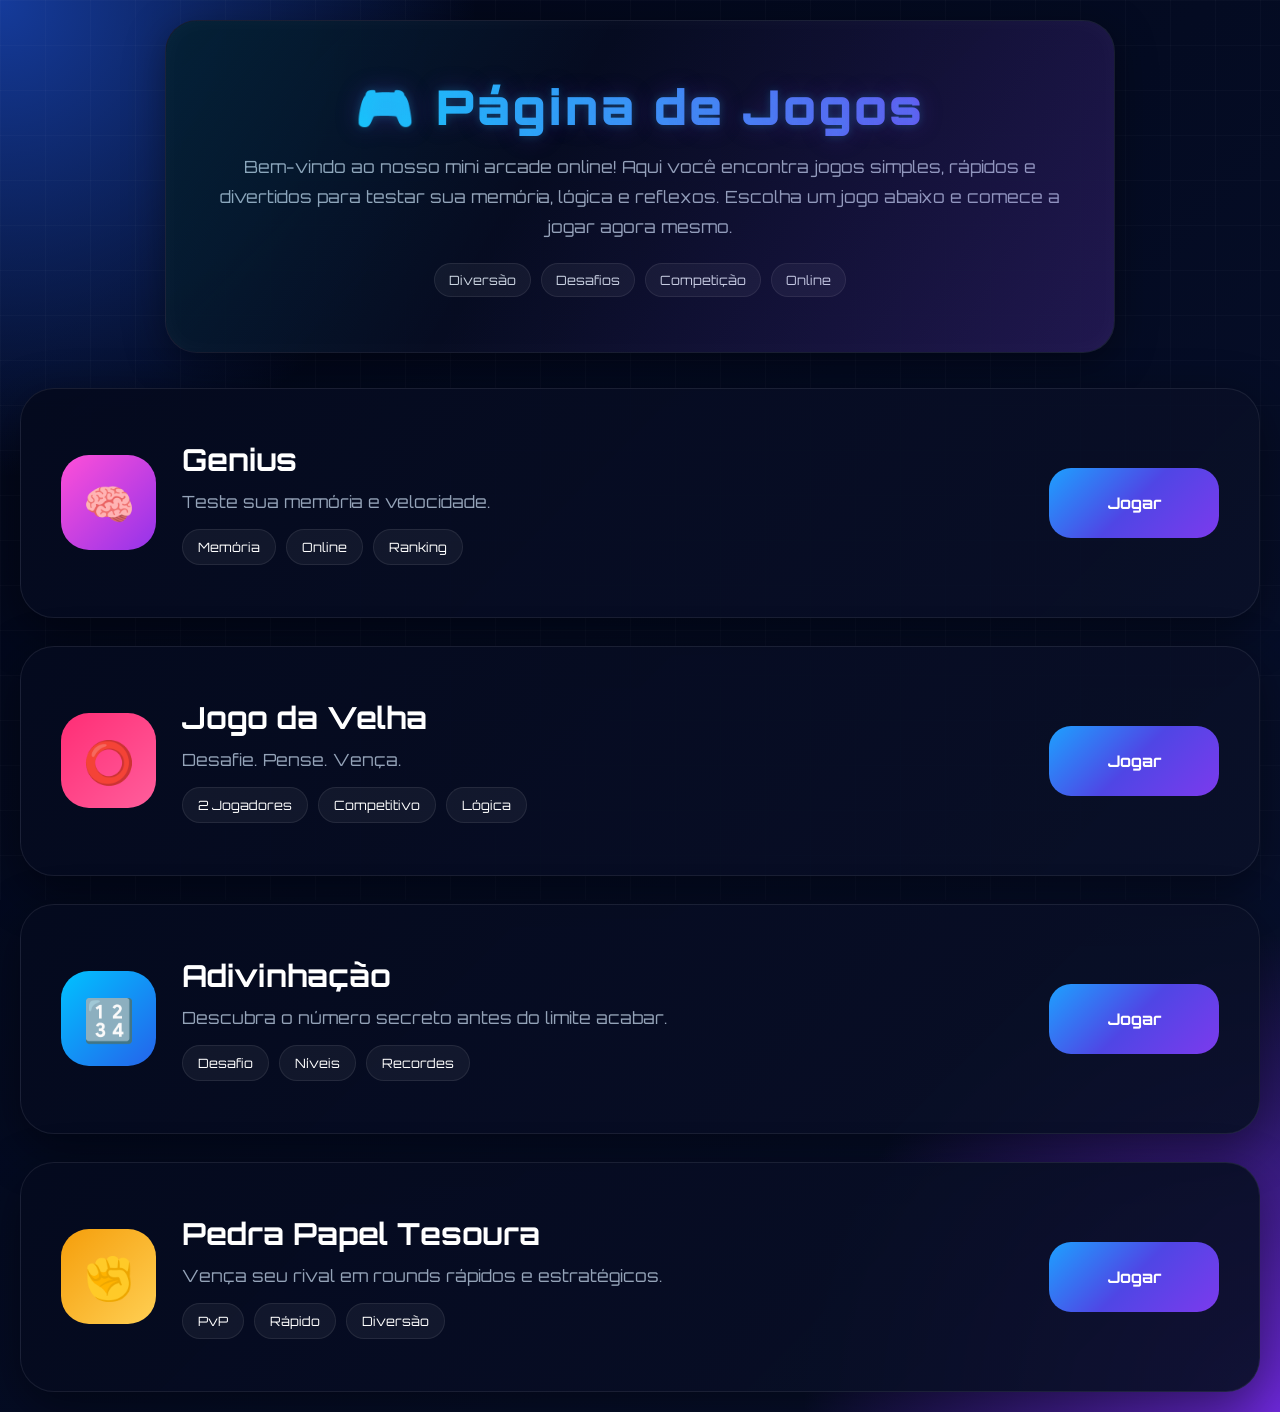
<file: index.html>
<!DOCTYPE html>
<html lang="pt-BR">

<head>

  <meta charset="UTF-8">

  <meta name="viewport" content="width=device-width, initial-scale=1.0">

  <title>Página de Jogos</title>

  <!-- LINK DO CSS -->
  <link rel="stylesheet" href="css/style.css">

</head>

<body>

  <!-- INTRODUÇÃO -->
  <header class="intro">

    <div class="intro-content">

      <h1>🎮 Página de Jogos</h1>

      <p>
        Bem-vindo ao nosso mini arcade online! Aqui você encontra jogos simples,
        rápidos e divertidos para testar sua memória, lógica e reflexos.
        Escolha um jogo abaixo e comece a jogar agora mesmo.
      </p>

      <div class="intro-tags">
        <span>Diversão</span>
        <span>Desafios</span>
        <span>Competição</span>
        <span>Online</span>
      </div>

    </div>

  </header>

  <!-- JOGOS -->
  <div class="games-preview">

    <div class="game-preview-card">

      <div class="game-preview-left">

        <div class="game-icon genius">
          🧠
        </div>

        <div class="game-info">

          <h2>Genius</h2>

          <p>Teste sua memória e velocidade.</p>

          <div class="game-tags">
            <span>Memória</span>
            <span>Online</span>
            <span>Ranking</span>
          </div>

        </div>

      </div>

      <a href="Genius/genius.html" class="play-btn">
        Jogar
      </a>

    </div>

    <div class="game-preview-card">

      <div class="game-preview-left">

        <div class="game-icon velha">
          ⭕
        </div>

        <div class="game-info">

          <h2>Jogo da Velha</h2>

          <p>Desafie. Pense. Vença.</p>

          <div class="game-tags">
            <span>2 Jogadores</span>
            <span>Competitivo</span>
            <span>Lógica</span>
          </div>

        </div>

      </div>

      <a href="JogoDaVelha/velha.html" class="play-btn">
        Jogar
      </a>

    </div>

    <div class="game-preview-card">

      <div class="game-preview-left">

        <div class="game-icon adiv">
          🔢
        </div>

        <div class="game-info">

          <h2>Adivinhação</h2>

          <p>Descubra o número secreto antes do limite acabar.</p>

          <div class="game-tags">
            <span>Desafio</span>
            <span>Níveis</span>
            <span>Recordes</span>
          </div>

        </div>

      </div>

      <a href="Adivinhacao/adivinha.html" class="play-btn">
        Jogar
      </a>

    </div>

    <div class="game-preview-card">

      <div class="game-preview-left">

        <div class="game-icon ppt">
          ✊
        </div>

        <div class="game-info">

          <h2>Pedra Papel Tesoura</h2>

          <p>Vença seu rival em rounds rápidos e estratégicos.</p>

          <div class="game-tags">
            <span>PvP</span>
            <span>Rápido</span>
            <span>Diversão</span>
          </div>

        </div>

      </div>

      <a href="PedraPapelTesoura/pedrapaepeltesoura.html" class="play-btn">
        Jogar
      </a>

    </div>

  </div>

  <!-- LINK DO JS -->
  <script src="js/script.js"></script>

</body>

</html>
</file>
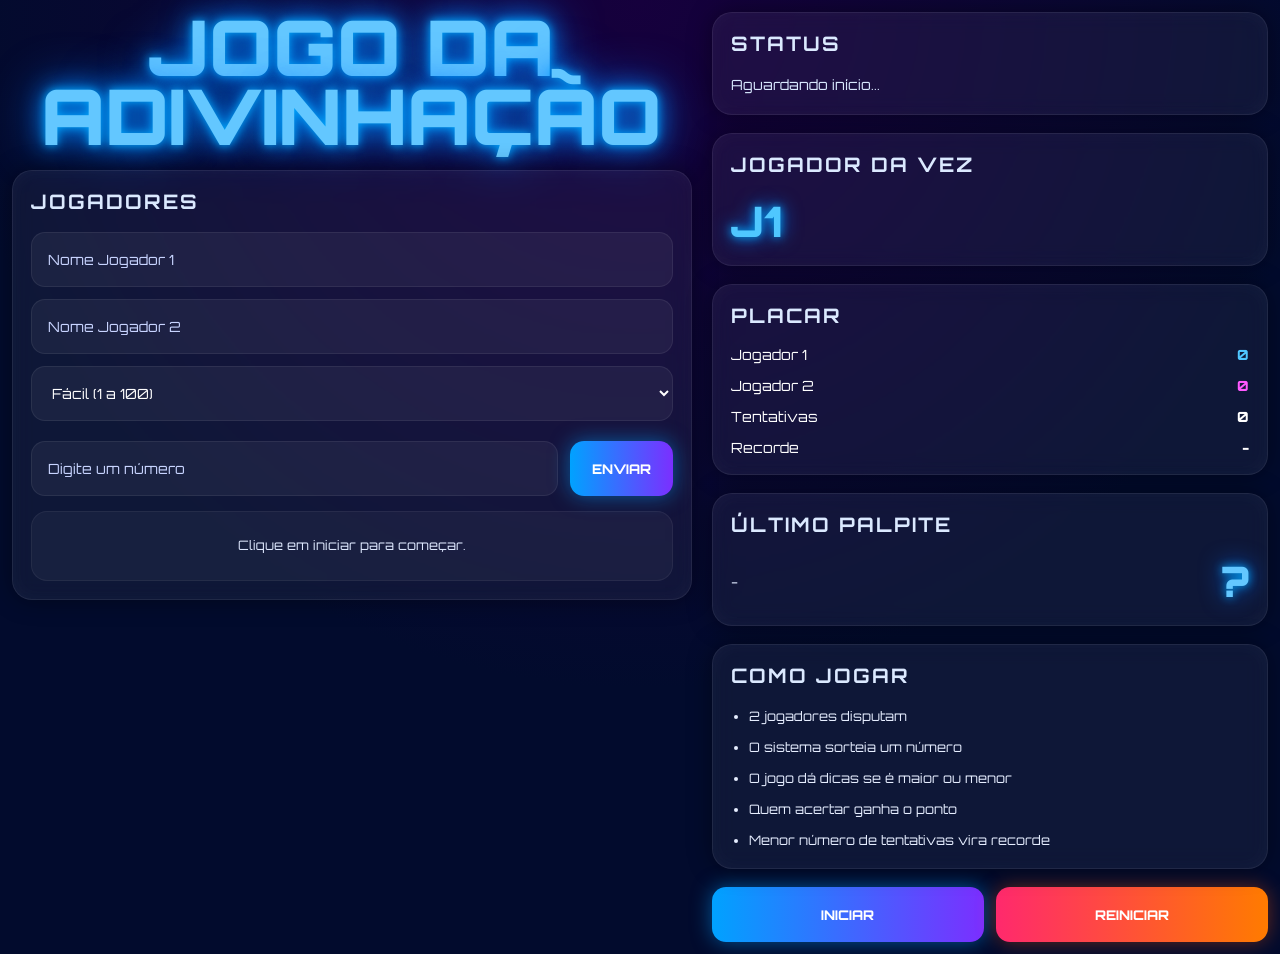
<file: adivinha.html>
<!DOCTYPE html>
<html lang="pt-BR">
<head>
  <meta charset="UTF-8">
  <meta name="viewport" content="width=device-width, initial-scale=1.0">
  <title>Jogo da Adivinhação</title>

  <link rel="stylesheet" href="adivinha.css">
</head>
<body>

  <div class="winner-screen" id="winnerScreen">
    <div class="winner-card">

      <h1>VITÓRIA</h1>

      <p id="winnerText"></p>

      <p class="best" id="recordText"></p>

      <button class="btn primary" onclick="closeWinner()">
        CONTINUAR
      </button>

    </div>
  </div>

  <div class="container">

    <div class="left">

      <h1 class="title">
        JOGO DA<br>
        ADIVINHAÇÃO
      </h1>

      <div class="card">

        <h2 class="card-title">
          JOGADORES
        </h2>

        <div class="players">

          <input type="text" id="player1" placeholder="Nome Jogador 1">

          <input type="text" id="player2" placeholder="Nome Jogador 2">

          <select id="difficulty">
            <option value="100">Fácil (1 a 100)</option>
            <option value="500">Médio (1 a 500)</option>
            <option value="1000">Difícil (1 a 1000)</option>
          </select>

        </div>

        <div class="game-box">

          <div class="guess-input">

            <input type="number" id="guess" placeholder="Digite um número">

            <button class="btn primary" id="guessBtn">
              ENVIAR
            </button>

          </div>

          <div class="message" id="message">
            Clique em iniciar para começar.
          </div>

        </div>

      </div>

    </div>

    <div class="side">

      <div class="card">

        <h2 class="card-title">STATUS</h2>

        <p class="status-text" id="status">
          Aguardando início...
        </p>

      </div>

      <div class="card">

        <h2 class="card-title">JOGADOR DA VEZ</h2>

        <div class="turn" id="turnPlayer">
          J1
        </div>

      </div>

      <div class="card">

        <h2 class="card-title">PLACAR</h2>

        <div class="score">

          <div>
            <p id="scoreName1">Jogador 1</p>
            <span class="x" id="score1">0</span>
          </div>

          <div>
            <p id="scoreName2">Jogador 2</p>
            <span class="o" id="score2">0</span>
          </div>

          <div>
            <p>Tentativas</p>
            <span id="tries">0</span>
          </div>

          <div>
            <p>Recorde</p>
            <span id="bestScore">-</span>
          </div>

        </div>

      </div>

      <div class="card">

        <h2 class="card-title">ÚLTIMO PALPITE</h2>

        <div class="last-guess">

          <p id="lastPlayer">-</p>

          <span id="lastGuess">?</span>

        </div>

      </div>

      <div class="card">

        <h2 class="card-title">COMO JOGAR</h2>

        <ul>
          <li>2 jogadores disputam</li>
          <li>O sistema sorteia um número</li>
          <li>O jogo dá dicas se é maior ou menor</li>
          <li>Quem acertar ganha o ponto</li>
          <li>Menor número de tentativas vira recorde</li>
        </ul>

      </div>

      <div class="buttons">

        <button class="btn primary" id="startBtn">
          INICIAR
        </button>

        <button class="btn danger" id="restartBtn">
          REINICIAR
        </button>

      </div>

    </div>

  </div>

  <script src="adivinha.js"></script>

</body>
</html>
</file>
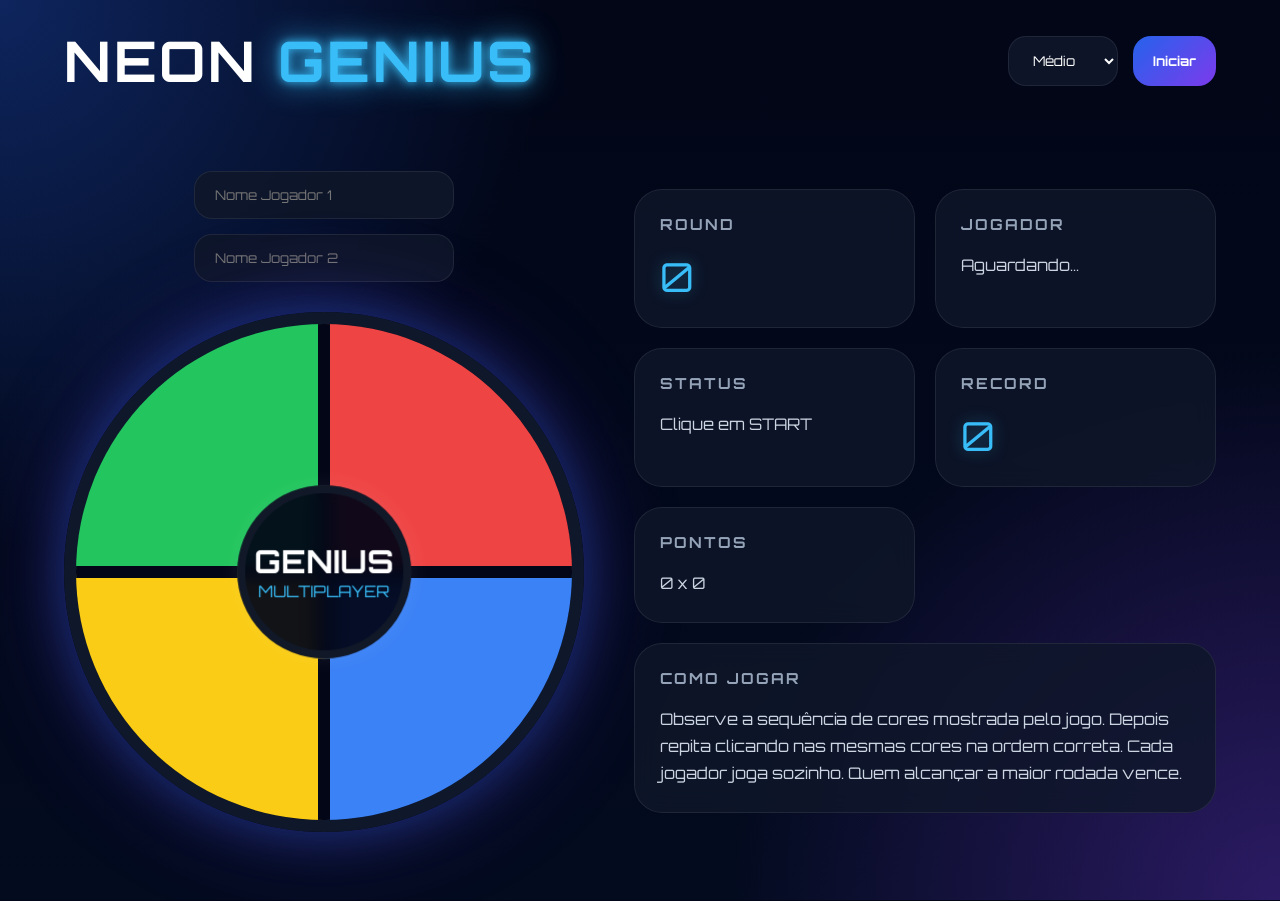
<file: genius.html>
<!DOCTYPE html>
<html lang="pt-BR">

<head>

  <meta charset="UTF-8">

  <meta name="viewport"
  content="width=device-width, initial-scale=1.0">

  <title>Neon Genius Multiplayer</title>

  <link rel="stylesheet"
  href="genius.css">

  <link rel="preconnect"
  href="https://fonts.googleapis.com">

  <link rel="preconnect"
  href="https://fonts.gstatic.com"
  crossorigin>

  <link href="https://fonts.googleapis.com/css2?family=Orbitron:wght@400;700;800&display=swap"
  rel="stylesheet">

</head>

<body>

  <div class="background"></div>

  <header>

    <h1>
      NEON <span>GENIUS</span>
    </h1>

    <div class="topButtons">

      <select id="difficulty">

        <option value="900">
          Fácil
        </option>

        <option value="650" selected>
          Médio
        </option>

        <option value="400">
          Difícil
        </option>

        <option value="250">
          Insano
        </option>

      </select>

      <button id="startBtn">
        Iniciar
      </button>

    </div>

  </header>

  <main>

    <div class="leftSide">

      <div class="playersBox">

        <input
        type="text"
        id="player1Input"
        placeholder="Nome Jogador 1">

        <input
        type="text"
        id="player2Input"
        placeholder="Nome Jogador 2">

      </div>

      <div class="board">

        <div class="pad green"
        data-color="green"></div>

        <div class="pad red"
        data-color="red"></div>

        <div class="pad yellow"
        data-color="yellow"></div>

        <div class="pad blue"
        data-color="blue"></div>

        <div class="center">

          <h2>GENIUS</h2>

          <p>MULTIPLAYER</p>

        </div>

      </div>

    </div>

    <div class="panel">

      <div class="card">

        <h3>ROUND</h3>

        <span id="round">
          0
        </span>

      </div>

      <div class="card">

        <h3>JOGADOR</h3>

        <p id="currentPlayerText">
          Aguardando...
        </p>

      </div>

      <div class="card">

        <h3>STATUS</h3>

        <p id="message">
          Clique em START
        </p>

      </div>

      <div class="card">

        <h3>RECORD</h3>

        <span id="record">
          0
        </span>

      </div>

      <div class="card">

        <h3>PONTOS</h3>

        <p id="scoreText">

          0 x 0

        </p>

      </div>

      <div class="card howTo">

        <h3>COMO JOGAR</h3>

        <p>

          Observe a sequência de cores
          mostrada pelo jogo.

          Depois repita clicando
          nas mesmas cores
          na ordem correta.

          Cada jogador joga sozinho.

          Quem alcançar a maior
          rodada vence.

        </p>

      </div>

    </div>

  </main>

  <div class="gameOver hidden"
  id="gameOver">

    <div class="box">

      <h2>FIM DE JOGO</h2>

      <p id="finalText"></p>

      <button id="restartBtn">
        CONTINUAR
      </button>

    </div>

  </div>

  <audio id="greenSound"
  src="https://s3.amazonaws.com/freecodecamp/simonSound1.mp3"></audio>

  <audio id="redSound"
  src="https://s3.amazonaws.com/freecodecamp/simonSound2.mp3"></audio>

  <audio id="yellowSound"
  src="https://s3.amazonaws.com/freecodecamp/simonSound3.mp3"></audio>

  <audio id="blueSound"
  src="https://s3.amazonaws.com/freecodecamp/simonSound4.mp3"></audio>

  <script src="geniust.js"></script>

</body>
</html>
</file>
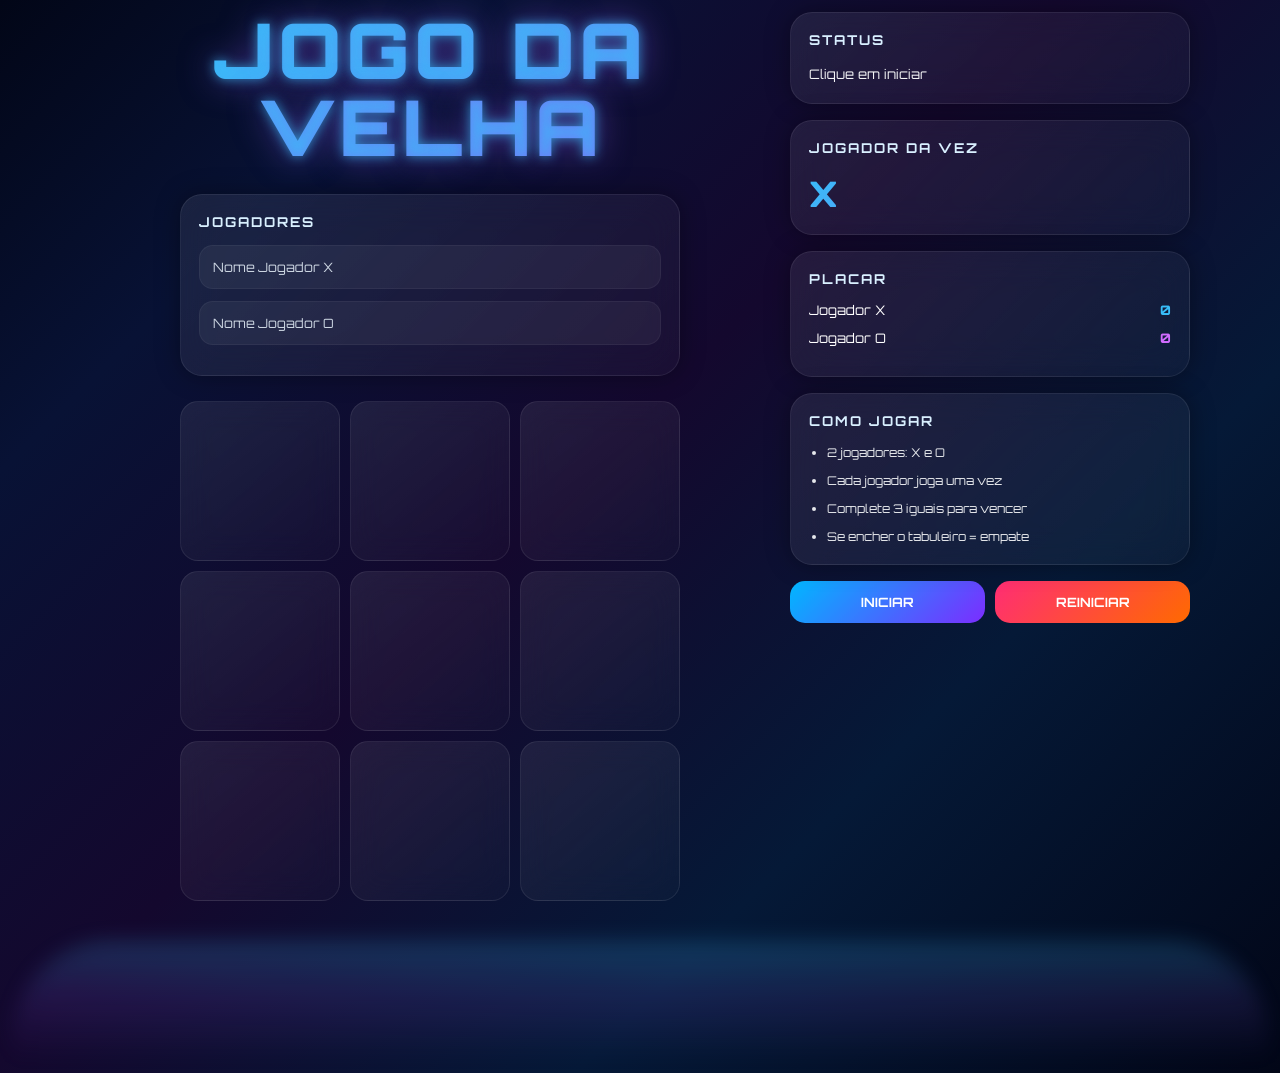
<file: velha.html>
<!DOCTYPE html>
<html lang="pt-BR">
<head>
  <meta charset="UTF-8">
  <meta name="viewport" content="width=device-width, initial-scale=1.0">

  <title>Neon Velha</title>

  <link rel="stylesheet" href="velha.css">
</head>
<body>

  <div class="glow glow1"></div>
  <div class="glow glow2"></div>

  <main class="container">

    <!-- ESQUERDA -->
    <section class="left">

      <div class="top-area">

        <div class="logo-box">
          <h1 class="logo">
            <span>JOGO DA VELHA</span>
          </h1>

          <p class="subtitle">
      
          </p>
        </div>

        <div class="players-card">

          <h3>JOGADORES</h3>

          <input
            type="text"
            id="playerX"
            placeholder="Nome Jogador X"
            maxlength="12"
          >

          <input
            type="text"
            id="playerO"
            placeholder="Nome Jogador O"
            maxlength="12"
          >

        </div>

      </div>

      <!-- TABULEIRO -->
      <div class="board">

        <div class="cell" data-index="0"></div>
        <div class="cell" data-index="1"></div>
        <div class="cell" data-index="2"></div>

        <div class="cell" data-index="3"></div>
        <div class="cell" data-index="4"></div>
        <div class="cell" data-index="5"></div>

        <div class="cell" data-index="6"></div>
        <div class="cell" data-index="7"></div>
        <div class="cell" data-index="8"></div>

      </div>

    </section>

    <!-- DIREITA -->
    <aside class="right">

      <div class="card">
        <h2>STATUS</h2>

        <p class="status-text" id="status">
          Clique em iniciar
        </p>
      </div>

      <div class="card">
        <h2>JOGADOR DA VEZ</h2>

        <div class="turn-player" id="turn">
          X
        </div>
      </div>

      <div class="card">
        <h2>PLACAR</h2>

        <div class="score-item">
          <span id="nameX">
            Jogador X
          </span>

          <span class="score-x" id="scoreX">
            0
          </span>
        </div>

        <div class="score-item">
          <span id="nameO">
            Jogador O
          </span>

          <span class="score-o" id="scoreO">
            0
          </span>
        </div>

      </div>

      <div class="card how-card">

        <h2>COMO JOGAR</h2>

        <ul>
          <li>2 jogadores: X e O</li>
          <li>Cada jogador joga uma vez</li>
          <li>Complete 3 iguais para vencer</li>
          <li>Se encher o tabuleiro = empate</li>
        </ul>

      </div>

      <div class="buttons">

        <button id="startBtn" class="start-btn">
          Iniciar
        </button>

        <button id="restartBtn" class="restart-btn">
          Reiniciar
        </button>

      </div>

    </aside>

  </main>

  <!-- DEGRADE EMBAIXO -->
  <div class="bottom-gradient"></div>

  <script src="velha.js"></script>

</body>
</html>
</file>
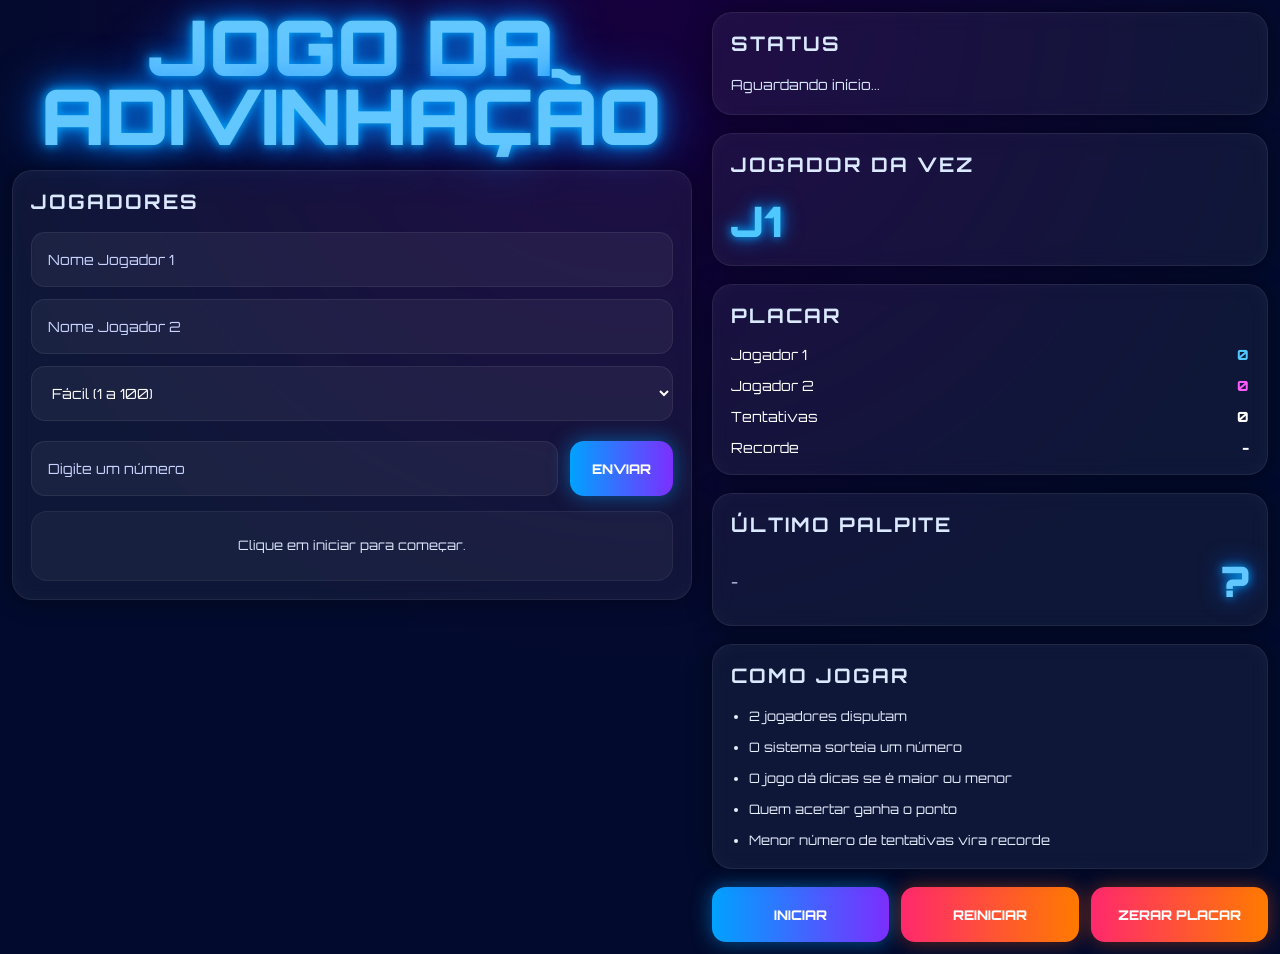
<file: Adivinhacao/adivinha.html>
<!DOCTYPE html>
<html lang="pt-BR">
<head>
  <meta charset="UTF-8">
  <meta name="viewport" content="width=device-width, initial-scale=1.0">
  <title>Jogo da Adivinhação</title>

  <link rel="stylesheet" href="adivinha.css">
</head>
<body>

  <div class="winner-screen" id="winnerScreen">
    <div class="winner-card">

      <h1>VITÓRIA</h1>

      <p id="winnerText"></p>

      <p class="best" id="recordText"></p>

      <button class="btn primary" onclick="closeWinner()">
        CONTINUAR
      </button>

    </div>
  </div>

  <div class="container">

    <div class="left">

      <h1 class="title">
        JOGO DA<br>
        ADIVINHAÇÃO
      </h1>

      <div class="card">

        <h2 class="card-title">
          JOGADORES
        </h2>

        <div class="players">

          <input type="text" id="player1" placeholder="Nome Jogador 1">

          <input type="text" id="player2" placeholder="Nome Jogador 2">

          <select id="difficulty">
            <option value="100">Fácil (1 a 100)</option>
            <option value="500">Médio (1 a 500)</option>
            <option value="1000">Difícil (1 a 1000)</option>
          </select>

        </div>

        <div class="game-box">

          <div class="guess-input">

            <input type="number" id="guess" placeholder="Digite um número">

            <button class="btn primary" id="guessBtn">
              ENVIAR
            </button>

          </div>

          <div class="message" id="message">
            Clique em iniciar para começar.
          </div>

        </div>

      </div>

    </div>

    <div class="side">

      <div class="card">

        <h2 class="card-title">STATUS</h2>

        <p class="status-text" id="status">
          Aguardando início...
        </p>

      </div>

      <div class="card">

        <h2 class="card-title">JOGADOR DA VEZ</h2>

        <div class="turn" id="turnPlayer">
          J1
        </div>

      </div>

      <div class="card">

        <h2 class="card-title">PLACAR</h2>

        <div class="score">

          <div>
            <p id="scoreName1">Jogador 1</p>
            <span class="x" id="score1">0</span>
          </div>

          <div>
            <p id="scoreName2">Jogador 2</p>
            <span class="o" id="score2">0</span>
          </div>

          <div>
            <p>Tentativas</p>
            <span id="tries">0</span>
          </div>

          <div>
            <p>Recorde</p>
            <span id="bestScore">-</span>
          </div>

        </div>

      </div>

      <div class="card">

        <h2 class="card-title">ÚLTIMO PALPITE</h2>

        <div class="last-guess">

          <p id="lastPlayer">-</p>

          <span id="lastGuess">?</span>

        </div>

      </div>

      <div class="card">

        <h2 class="card-title">COMO JOGAR</h2>

        <ul>
          <li>2 jogadores disputam</li>
          <li>O sistema sorteia um número</li>
          <li>O jogo dá dicas se é maior ou menor</li>
          <li>Quem acertar ganha o ponto</li>
          <li>Menor número de tentativas vira recorde</li>
        </ul>

      </div>

      <div class="buttons">

        <button class="btn primary" id="startBtn">
          INICIAR
        </button>

        <button class="btn danger" id="restartBtn">
          REINICIAR
        </button>

        <button class="btn danger" id="resetScoreBtn">
          ZERAR PLACAR
        </button>

      </div>

    </div>

  </div>

  <script src="adivinha.js"></script>

</body>
</html>
</file>
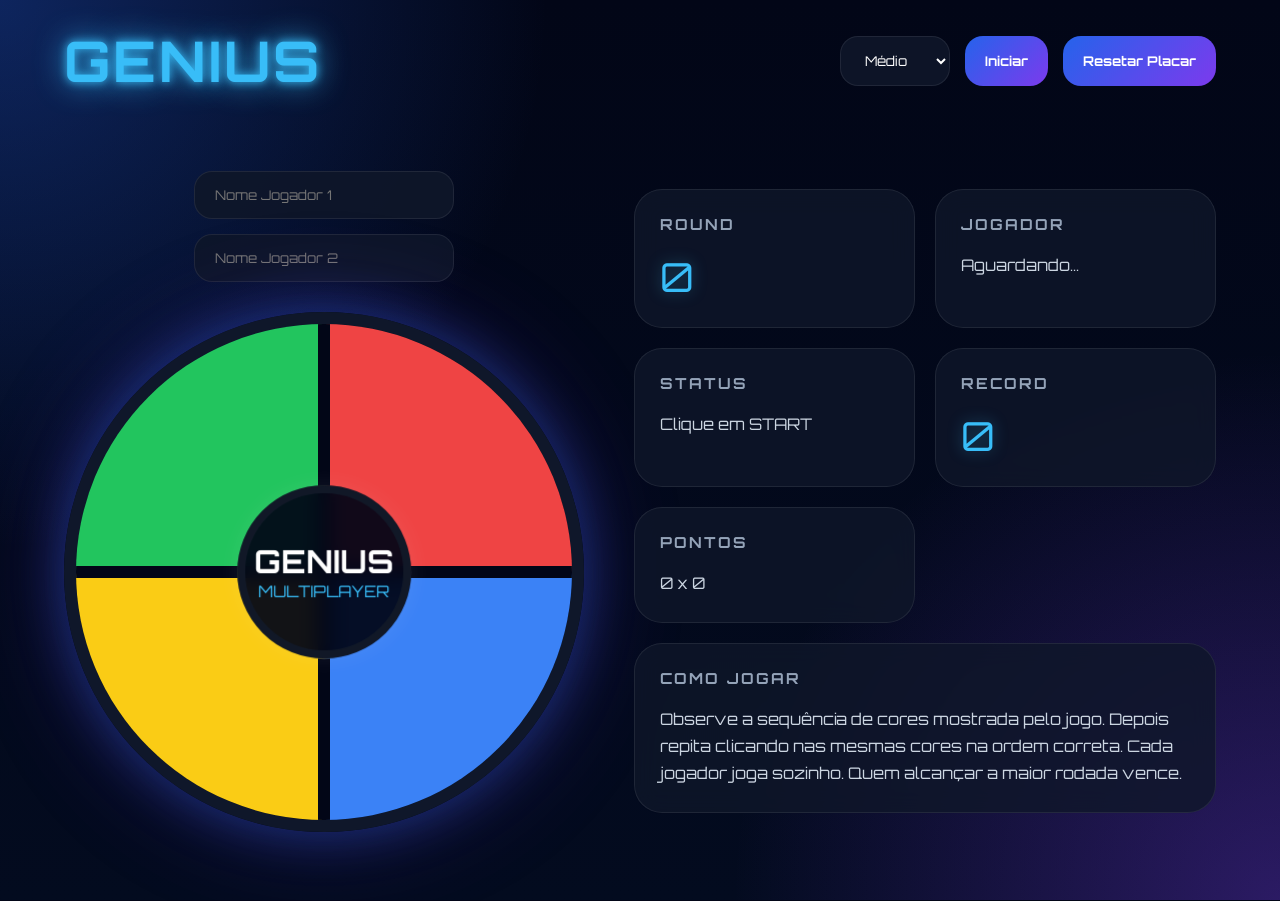
<file: Genius/genius.html>
<!DOCTYPE html>
<html lang="pt-BR">

<head>

  <meta charset="UTF-8">

  <meta name="viewport"
  content="width=device-width, initial-scale=1.0">

  <title>Genius</title>

  <link rel="stylesheet"
  href="genius.css">

  <link rel="preconnect"
  href="https://fonts.googleapis.com">

  <link rel="preconnect"
  href="https://fonts.gstatic.com"
  crossorigin>

  <link href="https://fonts.googleapis.com/css2?family=Orbitron:wght@400;700;800&display=swap"
  rel="stylesheet">

</head>

<body>

  <div class="background"></div>

  <header>

    <h1>
       <span>GENIUS</span>
    </h1>

    <div class="topButtons">

      <select id="difficulty">

        <option value="900">
          Fácil
        </option>

        <option value="650" selected>
          Médio
        </option>

        <option value="400">
          Difícil
        </option>

        <option value="250">
          Insano
        </option>

      </select>

      <button id="startBtn">
        Iniciar
      </button>

      <button id="resetScoreBtn">
        Resetar Placar
      </button>

    </div>

  </header>

  <main>

    <div class="leftSide">

      <div class="playersBox">

        <input
        type="text"
        id="player1Input"
        placeholder="Nome Jogador 1">

        <input
        type="text"
        id="player2Input"
        placeholder="Nome Jogador 2">

      </div>

      <div class="board">

        <div class="pad green"
        data-color="green"></div>

        <div class="pad red"
        data-color="red"></div>

        <div class="pad yellow"
        data-color="yellow"></div>

        <div class="pad blue"
        data-color="blue"></div>

        <div class="center">

          <h2>GENIUS</h2>

          <p>MULTIPLAYER</p>

        </div>

      </div>

    </div>

    <div class="panel">

      <div class="card">

        <h3>ROUND</h3>

        <span id="round">
          0
        </span>

      </div>

      <div class="card">

        <h3>JOGADOR</h3>

        <p id="currentPlayerText">
          Aguardando...
        </p>

      </div>

      <div class="card">

        <h3>STATUS</h3>

        <p id="message">
          Clique em START
        </p>

      </div>

      <div class="card">

        <h3>RECORD</h3>

        <span id="record">
          0
        </span>

      </div>

      <div class="card">

        <h3>PONTOS</h3>

        <p id="scoreText">

          0 x 0

        </p>

      </div>

      <div class="card howTo">

        <h3>COMO JOGAR</h3>

        <p>

          Observe a sequência de cores
          mostrada pelo jogo.

          Depois repita clicando
          nas mesmas cores
          na ordem correta.

          Cada jogador joga sozinho.

          Quem alcançar a maior
          rodada vence.

        </p>

      </div>

    </div>

  </main>

  <div class="gameOver hidden"
  id="gameOver">

    <div class="box">

      <h2>FIM DE JOGO</h2>

      <p id="finalText"></p>

      <button id="restartBtn">
        CONTINUAR
      </button>

    </div>

  </div>

  <audio id="greenSound"
  src="https://s3.amazonaws.com/freecodecamp/simonSound1.mp3"></audio>

  <audio id="redSound"
  src="https://s3.amazonaws.com/freecodecamp/simonSound2.mp3"></audio>

  <audio id="yellowSound"
  src="https://s3.amazonaws.com/freecodecamp/simonSound3.mp3"></audio>

  <audio id="blueSound"
  src="https://s3.amazonaws.com/freecodecamp/simonSound4.mp3"></audio>

  <script src="geniust.js"></script>

</body>
</html>
</file>
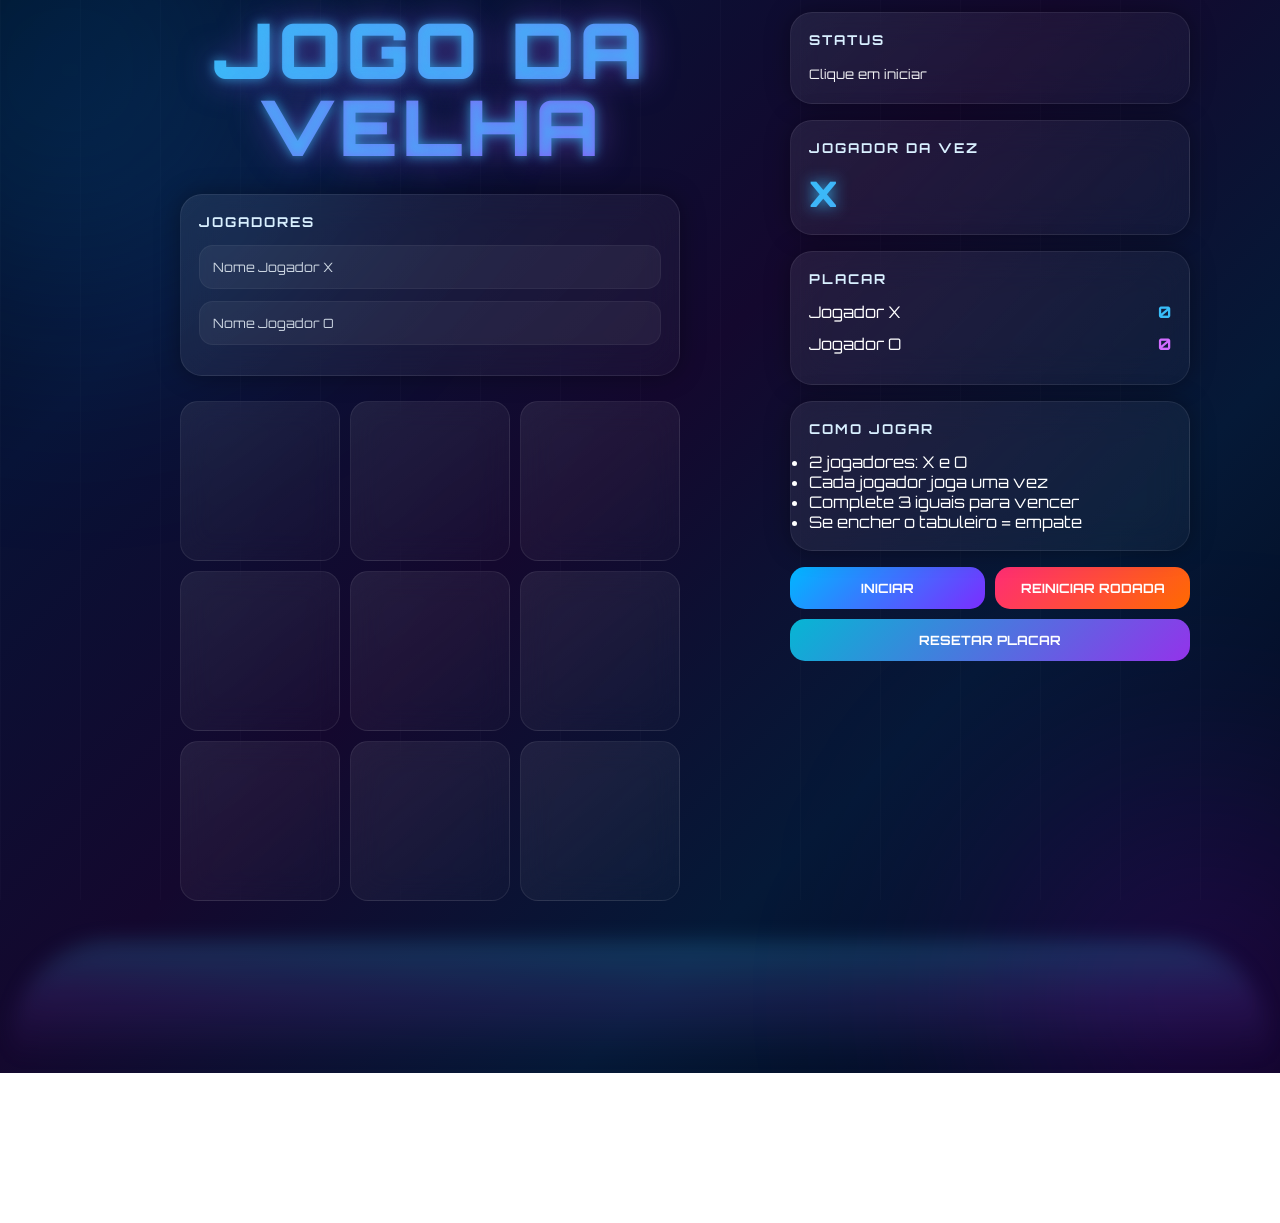
<file: JogoDaVelha/velha.html>
<!DOCTYPE html>
<html lang="pt-BR">
<head>

  <meta charset="UTF-8">

  <meta
    name="viewport"
    content="width=device-width, initial-scale=1.0"
  >

  <title>Jogo da velha</title>

  <link
    rel="stylesheet"
    href="velha.css"
  >

</head>
<body>

  <!-- GLOWS -->
  <div class="bg1"></div>
  <div class="bg2"></div>

  <main class="container">

    <!-- ESQUERDA -->
    <section class="left">

      <div class="top-area">

        <!-- LOGO -->
        <div class="logo-box">

          <h1 class="logo">
            <span>JOGO DA VELHA</span>
          </h1>

          <p class="subtitle">
           
          </p>

        </div>

        <!-- PLAYERS -->
        <div class="players-card">

          <h3>JOGADORES</h3>

          <input
            type="text"
            id="playerX"
            placeholder="Nome Jogador X"
            maxlength="12"
          >

          <input
            type="text"
            id="playerO"
            placeholder="Nome Jogador O"
            maxlength="12"
          >

        </div>

      </div>

      <!-- BOARD -->
      <div class="board">

        <div class="cell" data-index="0"></div>
        <div class="cell" data-index="1"></div>
        <div class="cell" data-index="2"></div>

        <div class="cell" data-index="3"></div>
        <div class="cell" data-index="4"></div>
        <div class="cell" data-index="5"></div>

        <div class="cell" data-index="6"></div>
        <div class="cell" data-index="7"></div>
        <div class="cell" data-index="8"></div>

      </div>

    </section>

    <!-- DIREITA -->
    <aside class="right">

      <!-- STATUS -->
      <div class="card">

        <h2>STATUS</h2>

        <p
          class="status-text"
          id="status"
        >
          Clique em iniciar
        </p>

      </div>

      <!-- TURNO -->
      <div class="card">

        <h2>JOGADOR DA VEZ</h2>

        <div
          class="turn-player"
          id="turn"
        >
          X
        </div>

      </div>

      <!-- SCORE -->
      <div class="card">

        <h2>PLACAR</h2>

        <div class="score-item">

          <span id="nameX">
            Jogador X
          </span>

          <span
            class="score-x"
            id="scoreX"
          >
            0
          </span>

        </div>

        <div class="score-item">

          <span id="nameO">
            Jogador O
          </span>

          <span
            class="score-o"
            id="scoreO"
          >
            0
          </span>

        </div>

      </div>

      <!-- COMO JOGAR -->
      <div class="card how-card">

        <h2>COMO JOGAR</h2>

        <ul>

          <li>
            2 jogadores: X e O
          </li>

          <li>
            Cada jogador joga uma vez
          </li>

          <li>
            Complete 3 iguais para vencer
          </li>

          <li>
            Se encher o tabuleiro = empate
          </li>

        </ul>

      </div>

      <!-- BOTÕES -->
      <div class="buttons">

        <button
          id="startBtn"
          class="start-btn"
        >
          Iniciar
        </button>

        <button
          id="restartBtn"
          class="restart-btn"
        >
          Reiniciar Rodada
        </button>

        <button
          id="resetScoreBtn"
          class="score-reset-btn"
        >
          Resetar Placar
        </button>

      </div>

    </aside>

  </main>

  <!-- POPUP -->
  <div
    class="winner-popup"
    id="winnerPopup"
  >

    <div class="winner-box">

      <h2 id="winnerTitle">
        Jogador venceu!
      </h2>

      <button
        class="popup-btn"
        id="closePopup"
      >
        Jogar Novamente
      </button>

    </div>

  </div>

  <!-- GLOW -->
  <div class="bottom-gradient"></div>

  <script src="velha.js"></script>

</body>
</html>
</file>
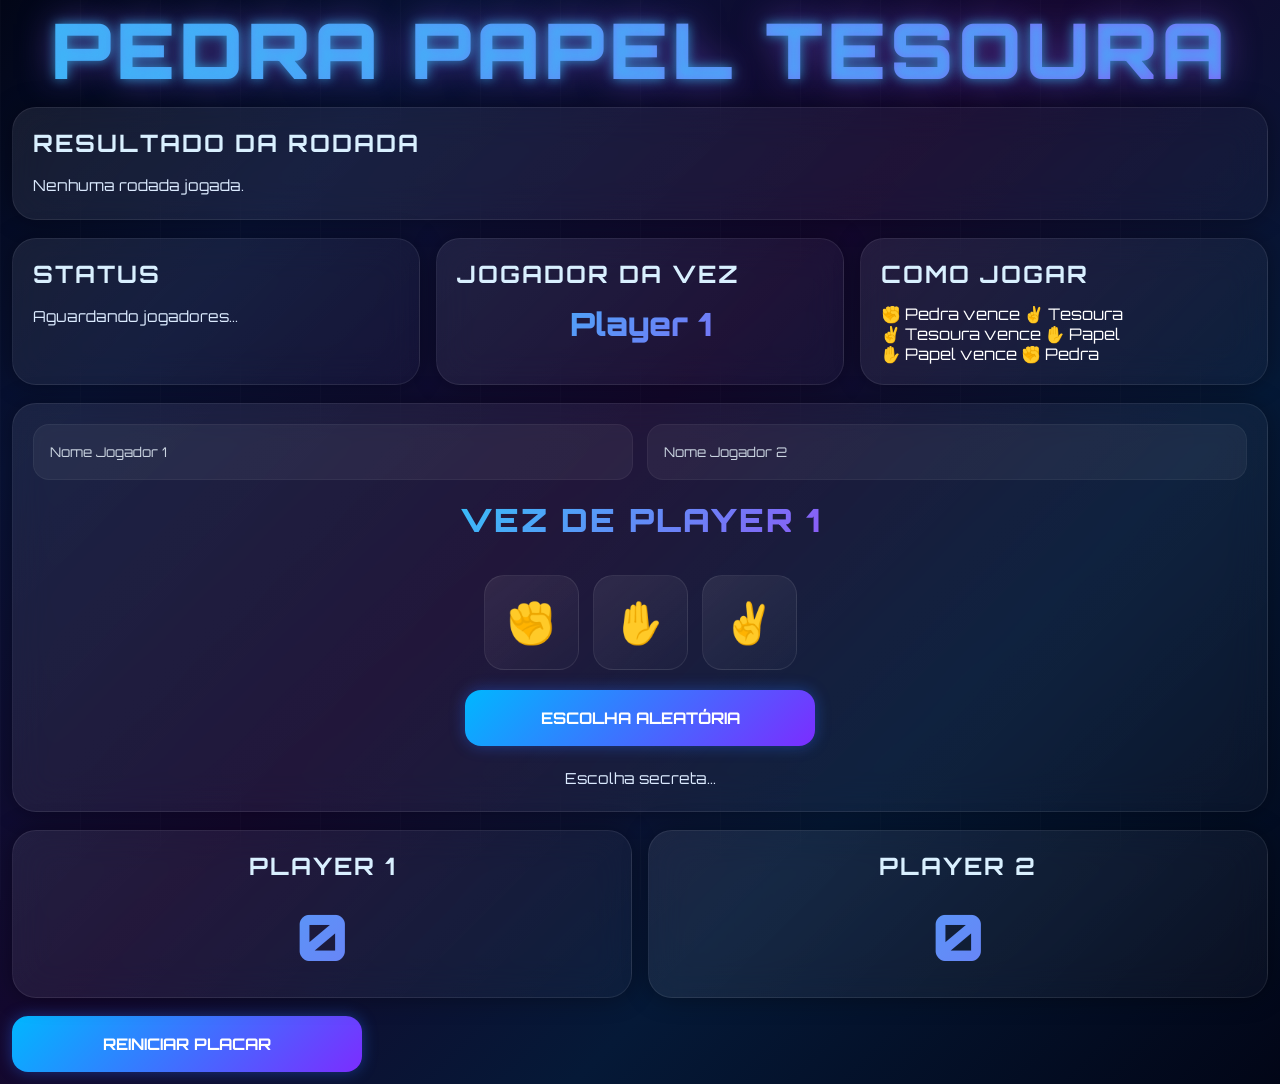
<file: PedraPapelTesoura/pedrapaepeltesoura.html>
<!DOCTYPE html>
<html lang="pt-BR">
<head>

  <meta charset="UTF-8">

  <meta
  name="viewport"
  content="width=device-width, initial-scale=1.0">

  <title>
    Pedra Papel Tesoura 
  </title>

  <link
  rel="stylesheet"
  href="pedrapapeltesoura.css">

</head>

<body>

  <div class="container">

    <h1>
       Pedra Papel Tesoura 
    </h1>

    <div class="result-card top-result">

      <h2>
        Resultado da Rodada
      </h2>

      <div id="result">
        Nenhuma rodada jogada.
      </div>

    </div>

    <div class="top-cards">

      <div class="card">

        <h2>Status</h2>

        <p id="status">
          Aguardando jogadores...
        </p>

      </div>

      <div class="card">

        <h2>Jogador da Vez</h2>

        <p id="turnPlayer">
          Player 1
        </p>

      </div>

      <div class="card">

        <h2>Como Jogar</h2>

        <p>✊ Pedra vence ✌️ Tesoura</p>
        <p>✌️ Tesoura vence ✋ Papel</p>
        <p>✋ Papel vence ✊ Pedra</p>

      </div>

    </div>

    <div class="game-card">

      <div class="players-names">

        <input
        type="text"
        id="player1Input"
        placeholder="Nome Jogador 1">

        <input
        type="text"
        id="player2Input"
        placeholder="Nome Jogador 2">

      </div>

      <h2 id="currentPlayer">
        Vez do Player 1
      </h2>

      <div class="choices">

        <button
        class="choice"
        data-choice="pedra">

          ✊

        </button>

        <button
        class="choice"
        data-choice="papel">

          ✋

        </button>

        <button
        class="choice"
        data-choice="tesoura">

          ✌️

        </button>

      </div>

      <button id="randomBtn">
        Escolha Aleatória
      </button>

      <p id="secretMessage">
        Escolha secreta...
      </p>

    </div>

    <div class="scoreboard">

      <div class="score-card">

        <h2 id="scoreName1">
          Player 1
        </h2>

        <span id="score1">
          0
        </span>

      </div>

      <div class="score-card">

        <h2 id="scoreName2">
          Player 2
        </h2>

        <span id="score2">
          0
        </span>

      </div>

    </div>

    <div class="buttons-area">

      <button id="resetBtn">
        Reiniciar Placar
      </button>

    </div>

  </div>

  <!-- POPUP -->

  <div id="popup" class="popup">

    <div class="popup-content">

      <div id="popupBody"></div>

      <button id="closePopup">
        Fechar
      </button>

    </div>

  </div>

  <script src="pedrapapeltesoura.js"></script>

</body>
</html>
</file>
<file: css/style.css>
@import url('https://fonts.googleapis.com/css2?family=Orbitron:wght@400;500;700;800;900&display=swap');

*{
  margin:0;
  padding:0;
  box-sizing:border-box;
}

html{
  scroll-behavior:smooth;
}

body{
  min-height:100vh;
  font-family:'Orbitron',sans-serif;
  overflow-x:hidden;
  color:#fff;
  padding:20px;

  background:
  radial-gradient(circle at top left,#153b9b 0%,transparent 25%),
  radial-gradient(circle at bottom right,#6d28d9 0%,transparent 25%),
  linear-gradient(135deg,#020617 0%,#040b22 45%,#08112f 100%);

  animation: pageFade 0.8s ease-out;
}

/* GRID */
body::before{
  content:"";
  position:fixed;
  inset:0;

  background:
  linear-gradient(rgba(255,255,255,0.025) 1px,transparent 1px),
  linear-gradient(90deg,rgba(255,255,255,0.025) 1px,transparent 1px);

  background-size:45px 45px;

  pointer-events:none;
  z-index:-1;
}

/* =========================
   PAGE ANIMATION
========================= */

@keyframes pageFade{
  from{opacity:0; transform:scale(1.02);}
  to{opacity:1; transform:scale(1);}
}

/* =========================
   INTRO (CARD DE CIMA MELHORADO)
========================= */

.intro{
  display:flex;
  justify-content:center;
  margin-bottom:35px;
}

.intro-content{
  width:100%;
  max-width:950px;
  padding:55px 35px;
  border-radius:32px;
  text-align:center;

  background:linear-gradient(135deg,
  rgba(4,10,30,0.96),
  rgba(10,16,40,0.92));

  border:1px solid rgba(255,255,255,0.08);

  box-shadow:
  0 10px 40px rgba(0,0,0,0.4),
  inset 0 0 25px rgba(255,255,255,0.03);

  position:relative;
  overflow:hidden;

  animation:introEnter 0.9s ease-out forwards,
            introFloat 5s ease-in-out infinite;
}

/* entrada */
@keyframes introEnter{
  from{
    opacity:0;
    transform:translateY(-30px) scale(0.98);
  }
  to{
    opacity:1;
    transform:translateY(0) scale(1);
  }
}

/* leve movimento */
@keyframes introFloat{
  0%,100%{transform:translateY(0);}
  50%{transform:translateY(-6px);}
}

/* brilho interno */
.intro-content::before{
  content:"";
  position:absolute;
  inset:0;

  background:
  linear-gradient(120deg,
  rgba(0,229,255,0.10),
  transparent 40%,
  rgba(124,58,237,0.20));

  pointer-events:none;
}

/* =========================
   TÍTULO
========================= */

.intro h1{
  font-size:3rem;
  font-weight:900;
  letter-spacing:3px;

  margin-bottom:15px;

  background:linear-gradient(90deg,#00e5ff,#7c3aed,#00e5ff);
  background-size:200%;
  -webkit-background-clip:text;
  -webkit-text-fill-color:transparent;

  text-shadow:
  0 0 10px rgba(0,229,255,0.2),
  0 0 25px rgba(124,58,237,0.25);

  animation:titleFlow 4s linear infinite;
  transition:0.3s;
}

/* movimento do gradiente */
@keyframes titleFlow{
  0%{background-position:0%;}
  100%{background-position:200%;}
}

/* hover interativo */
.intro h1:hover{
  transform:scale(1.06);
  letter-spacing:4px;
  text-shadow:
  0 0 20px rgba(0,229,255,0.5),
  0 0 40px rgba(124,58,237,0.4);
}

/* texto */
.intro p{
  color:#94a3b8;
  font-size:1.05rem;
  line-height:1.8;
  margin-bottom:20px;
}

/* tags */
.intro-tags{
  display:flex;
  justify-content:center;
  flex-wrap:wrap;
  gap:10px;
}

.intro-tags span{
  padding:8px 14px;
  border-radius:999px;
  background:rgba(255,255,255,0.05);
  border:1px solid rgba(255,255,255,0.08);
  font-size:0.8rem;
  color:#cbd5e1;
}

/* =========================
   CARDS
========================= */

.games-preview{
  max-width:1500px;
  margin:auto;
  display:flex;
  flex-direction:column;
  gap:28px;
}

/* CARD */
.game-preview-card{
  min-height:230px;
  border-radius:34px;
  padding:40px;

  display:flex;
  justify-content:space-between;
  align-items:center;
  gap:30px;

  background:linear-gradient(135deg,
  rgba(4,10,30,0.96),
  rgba(10,16,40,0.92));

  border:1px solid rgba(255,255,255,0.08);

  box-shadow:0 15px 50px rgba(0,0,0,0.45);

  transition:0.35s;

  opacity:0;
  transform:translateY(30px);

  animation:cardIn 0.8s ease forwards, floatCard 5s ease-in-out infinite;
}

/* entrada em sequência */
.game-preview-card:nth-child(1){animation-delay:0.1s;}
.game-preview-card:nth-child(2){animation-delay:0.2s;}
.game-preview-card:nth-child(3){animation-delay:0.3s;}
.game-preview-card:nth-child(4){animation-delay:0.4s;}

@keyframes cardIn{
  to{opacity:1; transform:translateY(0);}
}

@keyframes floatCard{
  0%,100%{transform:translateY(0);}
  50%{transform:translateY(-5px);}
}

/* hover */
.game-preview-card:hover{
  transform:translateY(-10px) scale(1.02);
  border-color:rgba(0,229,255,0.25);
  box-shadow:
  0 0 35px rgba(0,229,255,0.15),
  0 0 70px rgba(124,58,237,0.15);
}

/* LADO ESQUERDO */
.game-preview-left{
  display:flex;
  align-items:center;
  gap:26px;
}

/* ÍCONES */
.game-icon{
  width:95px;
  height:95px;
  border-radius:28px;

  display:flex;
  align-items:center;
  justify-content:center;

  font-size:2.6rem;
  transition:0.3s;
}

/* hover ícone */
.game-preview-card:hover .game-icon{
  transform:rotate(-6deg) scale(1.12);
}

/* cores */
.genius{background:linear-gradient(135deg,#ff4fd8,#9333ea);}
.velha{background:linear-gradient(135deg,#ff2d75,#ff5e9c);}
.adiv{background:linear-gradient(135deg,#00c2ff,#2563eb);}
.ppt{background:linear-gradient(135deg,#f59e0b,#ffcf53);}

/* TEXTO */
.game-info h2{
  font-size:1.9rem;
  margin-bottom:10px;
}

.game-info p{
  color:#94a3b8;
  font-size:1.05rem;
  line-height:1.7;
}

/* TAGS */
.game-tags{
  display:flex;
  flex-wrap:wrap;
  gap:10px;
  margin-top:12px;
}

.game-tags span{
  padding:9px 15px;
  border-radius:999px;
  background:rgba(255,255,255,0.05);
  border:1px solid rgba(255,255,255,0.08);
  font-size:0.8rem;
}

/* BOTÃO */
.play-btn{
  min-width:170px;
  height:70px;

  display:flex;
  align-items:center;
  justify-content:center;

  border-radius:22px;

  text-decoration:none;
  color:#fff;
  font-weight:700;

  background:linear-gradient(135deg,#1da1ff,#4f46e5,#7c3aed);

  transition:0.3s;
}

.play-btn:hover{
  transform:translateY(-6px) scale(1.05);
  box-shadow:0 10px 25px rgba(124,58,237,0.4);
}

/* =========================
   RESPONSIVIDADE
========================= */

@media(max-width:1200px){

  .games-preview{
    width:100%;
  }

  .game-preview-card{
    width:100%;
  }

}

/* TABLETS */

@media(max-width:900px){

  .game-preview-card{
    flex-direction:column;
    align-items:flex-start;
  }

  .play-btn{
    width:100%;
  }

  .intro-content{
    padding:45px 25px;
  }

  .intro h1{
    font-size:2.5rem;
  }

  .game-info h2{
    font-size:1.6rem;
  }

}

/* CELULARES */

@media(max-width:600px){

  body{
    padding:12px;
  }

  .intro{
    margin-bottom:25px;
  }

  .intro-content{
    padding:35px 20px;
    border-radius:25px;
  }

  .intro h1{
    font-size:2rem;
    line-height:1.2;
  }

  .intro p{
    font-size:0.95rem;
  }

  .intro-tags{
    gap:8px;
  }

  .intro-tags span{
    font-size:0.7rem;
    padding:7px 12px;
  }

  .game-preview-card{
    padding:25px 20px;
    border-radius:26px;
    gap:25px;
  }

  .game-preview-left{
    flex-direction:column;
    align-items:flex-start;
    gap:18px;
    width:100%;
  }

  .game-icon{
    width:78px;
    height:78px;
    font-size:2rem;
  }

  .game-info{
    width:100%;
  }

  .game-info h2{
    font-size:1.4rem;
  }

  .game-info p{
    font-size:0.9rem;
    line-height:1.6;
  }

  .game-tags{
    gap:8px;
  }

  .game-tags span{
    font-size:0.7rem;
    padding:8px 12px;
  }

  .play-btn{
    width:100%;
    height:60px;
    font-size:0.9rem;
  }

}

/* CELULARES PEQUENOS */

@media(max-width:400px){

  .intro h1{
    font-size:1.7rem;
  }

  .intro p{
    font-size:0.82rem;
  }

  .game-preview-card{
    padding:20px 15px;
  }

  .game-icon{
    width:65px;
    height:65px;
    font-size:1.6rem;
  }

  .game-info h2{
    font-size:1.15rem;
  }

  .game-info p{
    font-size:0.8rem;
  }

  .play-btn{
    height:54px;
    font-size:0.8rem;
  }

}
</file>
<file: adivinha.css>
@import url('https://fonts.googleapis.com/css2?family=Orbitron:wght@400;500;700;800;900&display=swap');

*{
  margin:0;
  padding:0;
  box-sizing:border-box;
  font-family:'Orbitron',sans-serif;
}

html,
body{
  width:100%;
  overflow-x:hidden;
}

body{
  min-height:100vh;
  background:
  radial-gradient(circle at top,#16003d,#020b2d 60%);
  color:white;
  padding:12px;
}

.container{
  width:100%;
  max-width:1350px;
  margin:auto;

  display:grid;
  grid-template-columns:1.1fr 0.9fr;
  gap:20px;

  align-items:start;
}

.left,
.side{
  width:100%;
  min-width:0;
}

.title{
  text-align:center;
  font-size:clamp(35px,6vw,90px);
  font-weight:900;
  line-height:0.9;
  margin-bottom:20px;

  color:#63c7ff;

  text-shadow:
  0 0 10px #00aaff,
  0 0 25px #008cff,
  0 0 50px #006eff;

  word-break:break-word;
}

.card{
  width:100%;
  background:rgba(255,255,255,0.05);

  border:1px solid rgba(255,255,255,0.08);

  backdrop-filter:blur(10px);

  border-radius:20px;

  padding:18px;

  box-shadow:
  inset 0 0 20px rgba(255,255,255,0.03),
  0 0 25px rgba(0,0,0,0.4);

  overflow:hidden;
}

.card-title{
  font-size:clamp(15px,2vw,20px);
  margin-bottom:18px;
  color:#dbe9ff;
  letter-spacing:2px;

  word-break:break-word;
}

.players{
  display:flex;
  flex-direction:column;
  gap:12px;
  margin-bottom:20px;
}

input,
select{
  width:100%;
  height:55px;

  border:none;
  outline:none;

  border-radius:14px;

  background:rgba(255,255,255,0.05);

  padding:0 16px;

  color:white;
  font-size:14px;

  border:1px solid rgba(255,255,255,0.07);

  min-width:0;
}

select option{
  background:#08112f;
  color:white;
}

input::placeholder{
  color:#c8d4ff;
}

.game-box{
  margin-top:18px;

  display:flex;
  flex-direction:column;
  gap:15px;

  width:100%;
}

.guess-input{
  display:flex;
  gap:12px;
  width:100%;
}

.guess-input input{
  flex:1;
  min-width:0;
}

.btn{
  height:55px;

  border:none;
  border-radius:14px;

  cursor:pointer;

  font-weight:800;

  color:white;

  transition:0.25s;

  padding:0 22px;

  white-space:nowrap;
}

.btn:hover{
  transform:scale(1.02);
}

.primary{
  background:linear-gradient(90deg,#00a2ff,#7b2fff);

  box-shadow:
  0 0 20px rgba(0,162,255,0.5);
}

.danger{
  background:linear-gradient(90deg,#ff296d,#ff7b00);

  box-shadow:
  0 0 20px rgba(255,85,0,0.4);
}

.side{
  display:flex;
  flex-direction:column;
  gap:18px;
}

.status-text{
  font-size:14px;
  color:#d9e8ff;
  line-height:1.6;

  word-break:break-word;
}

.turn{
  font-size:clamp(28px,5vw,42px);

  color:#4fc7ff;

  font-weight:900;

  text-shadow:
  0 0 10px #00aeff,
  0 0 20px #0077ff;

  word-break:break-word;
}

.score{
  display:flex;
  flex-direction:column;
  gap:14px;

  font-size:14px;
}

.score div{
  display:flex;
  justify-content:space-between;
  align-items:center;
  gap:10px;

  flex-wrap:wrap;
}

.score p{
  word-break:break-word;
}

.score span{
  font-weight:800;
}

.x{
  color:#4fc7ff;
}

.o{
  color:#ff59ff;
}

.last-guess{
  display:flex;
  justify-content:space-between;
  align-items:center;
  gap:15px;

  flex-wrap:wrap;
}

.last-guess p{
  font-size:14px;
  color:#dfe9ff;

  word-break:break-word;
}

.last-guess span{
  font-size:clamp(28px,5vw,42px);

  font-weight:900;

  color:#63c7ff;

  text-shadow:
  0 0 10px #00aaff,
  0 0 25px #006eff;
}

ul{
  padding-left:18px;

  display:flex;
  flex-direction:column;
  gap:10px;

  color:#e6eeff;

  font-size:13px;

  line-height:1.6;
}

.buttons{
  display:flex;
  gap:12px;
  width:100%;
}

.buttons .btn{
  flex:1;
}

.message{
  width:100%;

  min-height:70px;

  border-radius:16px;

  background:rgba(255,255,255,0.04);

  display:flex;
  align-items:center;
  justify-content:center;

  text-align:center;

  padding:15px;

  font-size:13px;

  color:#dfe9ff;

  line-height:1.5;

  border:1px solid rgba(255,255,255,0.06);

  word-break:break-word;
}

.winner-screen{
  position:fixed;
  inset:0;

  background:rgba(0,0,0,0.85);

  display:none;
  align-items:center;
  justify-content:center;

  z-index:999;

  padding:15px;
}

.winner-card{
  width:100%;
  max-width:500px;

  background:#08112f;

  border-radius:24px;

  padding:35px 22px;

  text-align:center;

  border:2px solid rgba(255,255,255,0.08);

  box-shadow:
  0 0 40px rgba(0,132,255,0.4);

  overflow:hidden;
}

.winner-card h1{
  font-size:clamp(35px,7vw,55px);

  margin-bottom:18px;

  color:#63c7ff;

  text-shadow:
  0 0 10px #00a2ff,
  0 0 30px #006eff;

  word-break:break-word;
}

.winner-card p{
  font-size:clamp(13px,3vw,17px);

  line-height:1.7;

  color:#dce9ff;

  margin-bottom:22px;

  word-break:break-word;
}

.best{
  color:#72ffb0;
  font-size:13px;
}

@media(max-width:1100px){

  .container{
    grid-template-columns:1fr;
  }
}

@media(max-width:768px){

  body{
    padding:10px;
  }

  .guess-input{
    flex-direction:column;
  }

  .buttons{
    flex-direction:column;
  }

  .btn{
    width:100%;
  }

  input,
  select,
  .btn{
    height:52px;
    font-size:13px;
  }

  .card{
    padding:16px;
  }
}

@media(max-width:480px){

  body{
    padding:8px;
  }

  .title{
    font-size:38px;
  }

  .card{
    border-radius:16px;
    padding:14px;
  }

  .turn{
    font-size:28px;
  }

  .last-guess span{
    font-size:30px;
  }

  ul{
    font-size:12px;
  }

  .score{
    font-size:13px;
  }

  .winner-card{
    padding:28px 18px;
  }
}
</file>
<file: genius.css>
*{
  margin:0;
  padding:0;
  box-sizing:border-box;
}

:root{
  --bg:#020617;
  --card:#0f172a;
  --blue:#38bdf8;
  --purple:#7c3aed;
  --green:#22c55e;
  --red:#ef4444;
  --yellow:#facc15;
}

body{
  min-height:100vh;
  background:var(--bg);
  color:white;
  font-family:'Orbitron',sans-serif;
  overflow-x:hidden;
  position:relative;
}

.background{
  position:fixed;
  inset:0;

  background:
  radial-gradient(circle at top left,#2563eb55,transparent 35%),
  radial-gradient(circle at bottom right,#7c3aed55,transparent 35%),
  linear-gradient(to bottom,#020617,#030b1f);

  z-index:0;
}

header{
  width:100%;

  padding:25px 5%;

  display:flex;
  justify-content:space-between;
  align-items:center;
  gap:20px;
  flex-wrap:wrap;

  position:relative;
  z-index:2;
}

header h1{
  font-size:clamp(2rem,5vw,3.5rem);
  letter-spacing:3px;
}

header span{
  color:var(--blue);

  text-shadow:
  0 0 10px var(--blue),
  0 0 30px var(--blue);
}

.topButtons{
  display:flex;
  gap:15px;
  flex-wrap:wrap;
}

#difficulty,
#startBtn,
#restartBtn,
.playersBox input{

  border:none;
  outline:none;

  border-radius:18px;

  padding:15px 20px;

  font-family:'Orbitron',sans-serif;
}

.playersBox{
  width:100%;

  display:flex;
  gap:15px;
  justify-content:center;
  flex-wrap:wrap;

  margin-bottom:30px;
}

.playersBox input{
  width:260px;

  background:rgba(15,23,42,.9);

  color:white;

  border:
  1px solid rgba(255,255,255,.08);

  transition:.3s;
}

.playersBox input:focus{
  border-color:var(--blue);

  box-shadow:
  0 0 15px #38bdf855;
}

#difficulty{
  background:rgba(15,23,42,.9);

  color:white;

  border:
  1px solid rgba(255,255,255,.08);
}

#startBtn,
#restartBtn{
  background:
  linear-gradient(
    135deg,
    #2563eb,
    #7c3aed
  );

  color:white;

  font-weight:bold;

  cursor:pointer;

  transition:.3s;
}

#startBtn:hover,
#restartBtn:hover{
  transform:translateY(-3px);

  box-shadow:
  0 10px 25px rgba(59,130,246,.35);
}

main{
  width:100%;

  min-height:
  calc(100vh - 120px);

  display:flex;
  justify-content:center;
  align-items:center;

  gap:50px;

  padding:30px 5% 50px;

  position:relative;
  z-index:2;
}

.leftSide{
  display:flex;
  flex-direction:column;
  align-items:center;
}

.board{
  width:min(85vw,520px);
  height:min(85vw,520px);

  border-radius:50%;

  overflow:hidden;

  display:grid;

  grid-template-columns:1fr 1fr;
  grid-template-rows:1fr 1fr;

  border:12px solid #0f172a;

  position:relative;

  box-shadow:
  0 0 50px rgba(37,99,235,.4),
  0 0 100px rgba(124,58,237,.25);

  animation:float 4s ease-in-out infinite;
}

@keyframes float{

  0%{
    transform:translateY(0px);
  }

  50%{
    transform:translateY(-8px);
  }

  100%{
    transform:translateY(0px);
  }

}

.pad{
  cursor:pointer;

  transition:.15s;
}

.green{
  background:var(--green);

  border-right:6px solid var(--bg);
  border-bottom:6px solid var(--bg);
}

.red{
  background:var(--red);

  border-left:6px solid var(--bg);
  border-bottom:6px solid var(--bg);
}

.yellow{
  background:var(--yellow);

  border-right:6px solid var(--bg);
  border-top:6px solid var(--bg);
}

.blue{
  background:#3b82f6;

  border-left:6px solid var(--bg);
  border-top:6px solid var(--bg);
}

.pad:hover{
  filter:brightness(1.1);
}

.pad.active{
  filter:brightness(2);

  transform:scale(1.02);

  box-shadow:
  inset 0 0 60px white,
  0 0 40px white;
}

.center{
  position:absolute;

  width:35%;
  height:35%;

  border-radius:50%;

  background:#020617ee;

  backdrop-filter:blur(10px);

  top:50%;
  left:50%;

  transform:translate(-50%,-50%);

  display:flex;
  justify-content:center;
  align-items:center;
  flex-direction:column;

  border:8px solid #111827;

  box-shadow:
  0 0 25px rgba(255,255,255,.08);
}

.center h2{
  font-size:clamp(1rem,3vw,2rem);
}

.center p{
  color:var(--blue);

  font-size:clamp(.7rem,2vw,1rem);
}

.panel{
  width:min(100%,700px);

  display:grid;

  grid-template-columns:
  repeat(auto-fit,minmax(220px,1fr));

  gap:20px;
}

.card{
  background:
  rgba(15,23,42,.8);

  backdrop-filter:blur(12px);

  border-radius:28px;

  padding:25px;

  border:
  1px solid rgba(255,255,255,.08);

  transition:.3s;
}

.card:hover{
  transform:translateY(-5px);

  border-color:
  rgba(56,189,248,.35);

  box-shadow:
  0 10px 30px rgba(56,189,248,.12);
}

.card h3{
  margin-bottom:18px;

  font-size:.95rem;

  color:#94a3b8;

  letter-spacing:2px;
}

.card span{
  font-size:clamp(1.8rem,5vw,2.5rem);

  color:var(--blue);

  text-shadow:
  0 0 15px rgba(56,189,248,.35);
}

.card p{
  color:#cbd5e1;

  line-height:1.7;
}

.howTo{
  grid-column:span 2;
}

.gameOver{
  position:fixed;
  inset:0;

  background:rgba(0,0,0,.75);

  backdrop-filter:blur(8px);

  display:flex;
  justify-content:center;
  align-items:center;

  z-index:999;
}

.hidden{
  display:none;
}

.box{
  width:90%;
  max-width:450px;

  background:
  rgba(2,6,23,.95);

  backdrop-filter:blur(20px);

  padding:45px;

  border-radius:30px;

  text-align:center;

  border:
  1px solid rgba(255,255,255,.08);

  box-shadow:
  0 0 40px rgba(56,189,248,.15);
}

.box h2{
  font-size:clamp(2rem,6vw,3rem);

  margin-bottom:20px;

  color:var(--red);

  text-shadow:
  0 0 20px rgba(239,68,68,.4);
}

.box p{
  margin-bottom:30px;

  color:#e2e8f0;

  line-height:1.8;
}

@media(max-width:1200px){

  main{
    flex-direction:column;
  }

  .panel{
    width:100%;
  }

}

@media(max-width:768px){

  header{
    justify-content:center;
    text-align:center;
  }

  .topButtons{
    width:100%;
    justify-content:center;
  }

  .board{
    width:min(92vw,430px);
    height:min(92vw,430px);
  }

  .howTo{
    grid-column:span 1;
  }

}

@media(max-width:600px){

  body{
    padding-bottom:30px;
  }

  .playersBox{
    flex-direction:column;
    align-items:center;
  }

  .playersBox input{
    width:100%;
    max-width:350px;
  }

  .topButtons{
    flex-direction:column;
  }

  #difficulty,
  #startBtn{
    width:100%;
  }

  .panel{
    grid-template-columns:1fr;
  }

  .card{
    width:100%;
  }

  .box{
    padding:35px 25px;
  }

}
</file>
<file: velha.css>
@import url('https://fonts.googleapis.com/css2?family=Orbitron:wght@400;500;700;800;900&display=swap');

*{
  margin:0;
  padding:0;
  box-sizing:border-box;
}

html,
body{
  width:100%;
  max-width:100%;
  overflow-x:hidden;
  scroll-behavior:smooth;
}

body{
  min-height:100vh;

  padding:12px;

  font-family:'Orbitron',sans-serif;

  color:white;

  background:
  linear-gradient(
    135deg,
    #020617 0%,
    #081235 20%,
    #14082e 45%,
    #051937 70%,
    #020617 100%
  );

  position:relative;
}

.bg1,
.bg2{
  position:absolute;

  border-radius:50%;

  filter:blur(120px);

  z-index:0;
}

.bg1{
  width:500px;
  height:500px;

  background:rgba(0,153,255,.18);

  top:-180px;
  left:-180px;
}

.bg2{
  width:450px;
  height:450px;

  background:rgba(174,0,255,.15);

  right:-150px;
  bottom:-150px;
}

.container{
  position:relative;

  z-index:2;

  width:100%;
  max-width:1100px;

  margin:auto;

  display:flex;

  flex-wrap:wrap;

  justify-content:center;

  align-items:flex-start;

  gap:20px;
}

.left{
  flex:1 1 600px;

  width:100%;

  display:flex;
  flex-direction:column;

  align-items:center;

  gap:25px;
}

.right{
  flex:1 1 320px;

  width:100%;

  max-width:420px;

  display:flex;
  flex-direction:column;

  gap:16px;
}

.top-area{
  width:100%;

  display:flex;

  flex-wrap:wrap;

  justify-content:center;

  gap:18px;
}

.logo-box{
  width:100%;

  text-align:center;
}

.logo{
  font-size:clamp(2rem,6vw,5rem);

  font-weight:900;

  line-height:1;

  letter-spacing:4px;

  text-transform:uppercase;
}

.logo span{
  background:
  linear-gradient(
    90deg,
    #38bdf8,
    #8b5cf6,
    #38bdf8
  );

  background-size:300%;

  -webkit-background-clip:text;
  -webkit-text-fill-color:transparent;

  text-shadow:
  0 0 12px rgba(56,189,248,.7),
  0 0 35px rgba(139,92,246,.6);
}

.subtitle{
  margin-top:10px;

  color:#c7e7ff;

  font-size:.7rem;

  letter-spacing:3px;

  text-transform:uppercase;
}

.card,
.players-card{
  width:100%;

  background:
  linear-gradient(
    135deg,
    rgba(255,255,255,.08),
    rgba(255,255,255,.03)
  );

  border:1px solid rgba(255,255,255,.08);

  border-radius:22px;

  padding:18px;

  backdrop-filter:blur(18px);

  box-shadow:
  0 0 25px rgba(0,0,0,.35);
}

.card h2,
.players-card h3{
  margin-bottom:15px;

  color:#d9f0ff;

  font-size:.85rem;

  letter-spacing:2px;

  text-transform:uppercase;
}

.players-card{
  max-width:500px;
}

.players-card input{
  width:100%;

  margin-bottom:12px;

  padding:13px;

  border:none;

  outline:none;

  border-radius:14px;

  background:
  rgba(255,255,255,.05);

  color:white;

  font-size:.8rem;

  font-family:'Orbitron',sans-serif;

  border:1px solid rgba(255,255,255,.05);
}

.players-card input::placeholder{
  color:#cbd5e1;
}

.players-card input:focus{
  border-color:#38bdf8;

  box-shadow:
  0 0 12px rgba(56,189,248,.35);
}

.board{
  width:min(92vw,500px);

  aspect-ratio:1/1;

  margin:auto;

  display:grid;

  grid-template-columns:repeat(3,1fr);

  gap:10px;
}

.cell{
  width:100%;

  aspect-ratio:1/1;

  display:flex;
  justify-content:center;
  align-items:center;

  border-radius:18px;

  cursor:pointer;

  user-select:none;

  transition:.2s;

  font-size:clamp(1.8rem,7vw,4rem);

  font-weight:900;

  font-family:'Orbitron',sans-serif;

  background:
  linear-gradient(
    145deg,
    rgba(255,255,255,.08),
    rgba(255,255,255,.02)
  );

  border:1px solid rgba(255,255,255,.08);

  backdrop-filter:blur(15px);
}

.cell:hover{
  transform:scale(1.03);

  border-color:#38bdf8;

  box-shadow:
  0 0 20px rgba(56,189,248,.3);
}

.x{
  color:#38bdf8;

  text-shadow:
  0 0 10px #38bdf8,
  0 0 25px #38bdf8;
}

.o{
  color:#d16cff;

  text-shadow:
  0 0 10px #d16cff,
  0 0 25px #d16cff;
}

.winner{
  background:
  linear-gradient(
    135deg,
    #00b7ff,
    #7b2dff
  );

  color:white !important;

  border-color:white;
}

.status-text{
  font-size:.82rem;

  line-height:1.7;

  color:#f3f4f6;
}

.turn-player{
  font-size:2.2rem;

  font-weight:900;

  background:
  linear-gradient(
    135deg,
    #38bdf8,
    #8b5cf6
  );

  -webkit-background-clip:text;
  -webkit-text-fill-color:transparent;
}

.score-item{
  display:flex;

  justify-content:space-between;

  margin-bottom:12px;

  font-size:.82rem;
}

.score-x{
  color:#38bdf8;

  font-weight:800;
}

.score-o{
  color:#d16cff;

  font-weight:800;
}

.how-card ul{
  padding-left:18px;

  display:flex;
  flex-direction:column;

  gap:10px;
}

.how-card li{
  color:#e5e7eb;

  line-height:1.5;

  font-size:.75rem;
}

.buttons{
  width:100%;

  display:flex;

  flex-wrap:wrap;

  gap:10px;
}

button{
  flex:1 1 160px;

  padding:13px;

  border:none;

  border-radius:15px;

  cursor:pointer;

  font-size:.8rem;

  font-weight:700;

  font-family:'Orbitron',sans-serif;

  text-transform:uppercase;

  color:white;

  transition:.2s;
}

button:hover{
  transform:translateY(-2px);
}

.start-btn{
  background:
  linear-gradient(
    135deg,
    #00b7ff,
    #7b2dff
  );
}

.restart-btn{
  background:
  linear-gradient(
    135deg,
    #ff2d75,
    #ff6a00
  );
}

.bottom-gradient{
  width:100%;

  height:120px;

  margin-top:40px;

  border-radius:100px 100px 0 0;

  background:
  linear-gradient(
    to bottom,
    rgba(56,189,248,.20),
    rgba(139,92,246,.12),
    transparent
  );

  filter:blur(10px);
}

img{
  max-width:100%;
}

@media(max-width:768px){

  body{
    padding:10px;
  }

  .container{
    gap:16px;
  }

  .logo{
    font-size:2rem;
  }

  .subtitle{
    font-size:.65rem;

    letter-spacing:2px;
  }

  .board{
    width:min(95vw,420px);

    gap:8px;
  }

  .cell{
    font-size:clamp(1.5rem,10vw,3rem);

    border-radius:12px;
  }

  .turn-player{
    font-size:1.8rem;
  }

  .card,
  .players-card{
    padding:15px;
  }

  .buttons{
    flex-direction:column;
  }

  button{
    width:100%;
  }
}

@media(max-width:480px){

  body{
    padding:8px;
  }

  .logo{
    font-size:1.6rem;
  }

  .subtitle{
    font-size:.55rem;
  }

  .board{
    width:96vw;

    gap:6px;
  }

  .cell{
    font-size:1.4rem;

    border-radius:10px;
  }

  .turn-player{
    font-size:1.4rem;
  }

  .status-text,
  .score-item,
  .how-card li{
    font-size:.7rem;
  }

  .card h2,
  .players-card h3{
    font-size:.72rem;
  }

  button{
    font-size:.7rem;

    padding:11px;
  }
}
</file>
<file: Adivinhacao/adivinha.css>
@import url('https://fonts.googleapis.com/css2?family=Orbitron:wght@400;500;700;800;900&display=swap');

*{
  margin:0;
  padding:0;
  box-sizing:border-box;
  font-family:'Orbitron',sans-serif;
}

html,
body{
  width:100%;
  overflow-x:hidden;
}

body{
  min-height:100vh;
  background:
  radial-gradient(circle at top,#16003d,#020b2d 60%);
  color:white;
  padding:12px;
}

.container{
  width:100%;
  max-width:1350px;
  margin:auto;

  display:grid;
  grid-template-columns:1.1fr 0.9fr;
  gap:20px;

  align-items:start;
}

.left,
.side{
  width:100%;
  min-width:0;
}

.title{
  text-align:center;
  font-size:clamp(35px,6vw,90px);
  font-weight:900;
  line-height:0.9;
  margin-bottom:20px;

  color:#63c7ff;

  text-shadow:
  0 0 10px #00aaff,
  0 0 25px #008cff,
  0 0 50px #006eff;

  word-break:break-word;
}

.card{
  width:100%;
  background:rgba(255,255,255,0.05);

  border:1px solid rgba(255,255,255,0.08);

  backdrop-filter:blur(10px);

  border-radius:20px;

  padding:18px;

  box-shadow:
  inset 0 0 20px rgba(255,255,255,0.03),
  0 0 25px rgba(0,0,0,0.4);

  overflow:hidden;
}

.card-title{
  font-size:clamp(15px,2vw,20px);
  margin-bottom:18px;
  color:#dbe9ff;
  letter-spacing:2px;

  word-break:break-word;
}

.players{
  display:flex;
  flex-direction:column;
  gap:12px;
  margin-bottom:20px;
}

input,
select{
  width:100%;
  height:55px;

  border:none;
  outline:none;

  border-radius:14px;

  background:rgba(255,255,255,0.05);

  padding:0 16px;

  color:white;
  font-size:14px;

  border:1px solid rgba(255,255,255,0.07);

  min-width:0;
}

select option{
  background:#08112f;
  color:white;
}

input::placeholder{
  color:#c8d4ff;
}

.game-box{
  margin-top:18px;

  display:flex;
  flex-direction:column;
  gap:15px;

  width:100%;
}

.guess-input{
  display:flex;
  gap:12px;
  width:100%;
}

.guess-input input{
  flex:1;
  min-width:0;
}

.btn{
  height:55px;

  border:none;
  border-radius:14px;

  cursor:pointer;

  font-weight:800;

  color:white;

  transition:0.25s;

  padding:0 22px;

  white-space:nowrap;
}

.btn:hover{
  transform:scale(1.02);
}

.primary{
  background:linear-gradient(90deg,#00a2ff,#7b2fff);

  box-shadow:
  0 0 20px rgba(0,162,255,0.5);
}

.danger{
  background:linear-gradient(90deg,#ff296d,#ff7b00);

  box-shadow:
  0 0 20px rgba(255,85,0,0.4);
}

.side{
  display:flex;
  flex-direction:column;
  gap:18px;
}

.status-text{
  font-size:14px;
  color:#d9e8ff;
  line-height:1.6;

  word-break:break-word;
}

.turn{
  font-size:clamp(28px,5vw,42px);

  color:#4fc7ff;

  font-weight:900;

  text-shadow:
  0 0 10px #00aeff,
  0 0 20px #0077ff;

  word-break:break-word;
}

.score{
  display:flex;
  flex-direction:column;
  gap:14px;

  font-size:14px;
}

.score div{
  display:flex;
  justify-content:space-between;
  align-items:center;
  gap:10px;

  flex-wrap:wrap;
}

.score p{
  word-break:break-word;
}

.score span{
  font-weight:800;
}

.x{
  color:#4fc7ff;
}

.o{
  color:#ff59ff;
}

.last-guess{
  display:flex;
  justify-content:space-between;
  align-items:center;
  gap:15px;

  flex-wrap:wrap;
}

.last-guess p{
  font-size:14px;
  color:#dfe9ff;

  word-break:break-word;
}

.last-guess span{
  font-size:clamp(28px,5vw,42px);

  font-weight:900;

  color:#63c7ff;

  text-shadow:
  0 0 10px #00aaff,
  0 0 25px #006eff;
}

ul{
  padding-left:18px;

  display:flex;
  flex-direction:column;
  gap:10px;

  color:#e6eeff;

  font-size:13px;

  line-height:1.6;
}

.buttons{
  display:flex;
  gap:12px;
  width:100%;
  flex-wrap:wrap;
}

.buttons .btn{
  flex:1;
}

.message{
  width:100%;

  min-height:70px;

  border-radius:16px;

  background:rgba(255,255,255,0.04);

  display:flex;
  align-items:center;
  justify-content:center;

  text-align:center;

  padding:15px;

  font-size:13px;

  color:#dfe9ff;

  line-height:1.5;

  border:1px solid rgba(255,255,255,0.06);

  word-break:break-word;
}

.winner-screen{
  position:fixed;
  inset:0;

  background:rgba(0,0,0,0.85);

  display:none;
  align-items:center;
  justify-content:center;

  z-index:999;

  padding:15px;
}

.winner-card{
  width:100%;
  max-width:500px;

  background:#08112f;

  border-radius:24px;

  padding:35px 22px;

  text-align:center;

  border:2px solid rgba(255,255,255,0.08);

  box-shadow:
  0 0 40px rgba(0,132,255,0.4);

  overflow:hidden;
}

.winner-card h1{
  font-size:clamp(35px,7vw,55px);

  margin-bottom:18px;

  color:#63c7ff;

  text-shadow:
  0 0 10px #00a2ff,
  0 0 30px #006eff;

  word-break:break-word;
}

.winner-card p{
  font-size:clamp(13px,3vw,17px);

  line-height:1.7;

  color:#dce9ff;

  margin-bottom:22px;

  word-break:break-word;
}

.best{
  color:#72ffb0;
  font-size:13px;
}

/* ========================= */
/* RESPONSIVIDADE */
/* ========================= */

@media(max-width:1100px){

  .container{
    grid-template-columns:1fr;
  }
}

@media(max-width:900px){

  .buttons{
    flex-direction:column;
  }

  .buttons .btn{
    width:100%;
  }
}

@media(max-width:768px){

  body{
    padding:10px;
  }

  .title{
    font-size:48px;
    line-height:1;
  }

  .guess-input{
    flex-direction:column;
  }

  .guess-input input,
  .guess-input button{
    width:100%;
  }

  .btn{
    width:100%;
  }

  input,
  select,
  .btn{
    height:52px;
    font-size:13px;
  }

  .card{
    padding:16px;
  }

  .score div{
    flex-direction:row;
    align-items:center;
  }

  .winner-card{
    width:100%;
    padding:25px 18px;
  }

  .winner-card h1{
    font-size:40px;
  }
}

@media(max-width:480px){

  body{
    padding:8px;
  }

  .title{
    font-size:34px;
  }

  .card-title{
    font-size:15px;
  }

  .card{
    border-radius:16px;
    padding:14px;
  }

  .turn{
    font-size:28px;
  }

  .last-guess span{
    font-size:28px;
  }

  .message{
    font-size:12px;
    padding:12px;
  }

  ul{
    font-size:12px;
  }

  .score{
    font-size:12px;
  }

  .winner-card{
    padding:22px 16px;
  }
}
</file>
<file: Genius/genius.css>
*{
  margin:0;
  padding:0;
  box-sizing:border-box;
}

:root{
  --bg:#020617;
  --card:#0f172a;
  --blue:#38bdf8;
  --purple:#7c3aed;
  --green:#22c55e;
  --red:#ef4444;
  --yellow:#facc15;
}

body{
  min-height:100vh;
  background:var(--bg);
  color:white;
  font-family:'Orbitron',sans-serif;
  overflow-x:hidden;
  position:relative;
}

.background{
  position:fixed;
  inset:0;

  background:
  radial-gradient(circle at top left,#2563eb55,transparent 35%),
  radial-gradient(circle at bottom right,#7c3aed55,transparent 35%),
  linear-gradient(to bottom,#020617,#030b1f);

  z-index:0;
}

header{
  width:100%;

  padding:25px 5%;

  display:flex;
  justify-content:space-between;
  align-items:center;
  gap:20px;
  flex-wrap:wrap;

  position:relative;
  z-index:2;
}

header h1{
  font-size:clamp(2rem,5vw,3.5rem);
  letter-spacing:3px;
}

header span{
  color:var(--blue);

  text-shadow:
  0 0 10px var(--blue),
  0 0 30px var(--blue);
}

.topButtons{
  display:flex;
  gap:15px;
  flex-wrap:wrap;
}

#difficulty,
#startBtn,
#restartBtn,
#resetScoreBtn,
.playersBox input{

  border:none;
  outline:none;

  border-radius:18px;

  padding:15px 20px;

  font-family:'Orbitron',sans-serif;
}

.playersBox{
  width:100%;

  display:flex;
  gap:15px;
  justify-content:center;
  flex-wrap:wrap;

  margin-bottom:30px;
}

.playersBox input{
  width:260px;

  background:rgba(15,23,42,.9);

  color:white;

  border:
  1px solid rgba(255,255,255,.08);

  transition:.3s;
}

.playersBox input:focus{
  border-color:var(--blue);

  box-shadow:
  0 0 15px #38bdf855;
}

#difficulty{
  background:rgba(15,23,42,.9);

  color:white;

  border:
  1px solid rgba(255,255,255,.08);
}

#startBtn,
#restartBtn,
#resetScoreBtn{
  background:
  linear-gradient(
    135deg,
    #2563eb,
    #7c3aed
  );

  color:white;

  font-weight:bold;

  cursor:pointer;

  transition:.3s;
}

#startBtn:hover,
#restartBtn:hover,
#resetScoreBtn:hover{
  transform:translateY(-3px);

  box-shadow:
  0 10px 25px rgba(59,130,246,.35);
}

main{
  width:100%;

  min-height:
  calc(100vh - 120px);

  display:flex;
  justify-content:center;
  align-items:center;

  gap:50px;

  padding:30px 5% 50px;

  position:relative;
  z-index:2;
}

.leftSide{
  display:flex;
  flex-direction:column;
  align-items:center;
}

.board{
  width:min(85vw,520px);
  height:min(85vw,520px);

  border-radius:50%;

  overflow:hidden;

  display:grid;

  grid-template-columns:1fr 1fr;
  grid-template-rows:1fr 1fr;

  border:12px solid #0f172a;

  position:relative;

  box-shadow:
  0 0 50px rgba(37,99,235,.4),
  0 0 100px rgba(124,58,237,.25);

  animation:float 4s ease-in-out infinite;
}

@keyframes float{

  0%{
    transform:translateY(0px);
  }

  50%{
    transform:translateY(-8px);
  }

  100%{
    transform:translateY(0px);
  }

}

.pad{
  cursor:pointer;

  transition:.15s;
}

.green{
  background:var(--green);

  border-right:6px solid var(--bg);
  border-bottom:6px solid var(--bg);
}

.red{
  background:var(--red);

  border-left:6px solid var(--bg);
  border-bottom:6px solid var(--bg);
}

.yellow{
  background:var(--yellow);

  border-right:6px solid var(--bg);
  border-top:6px solid var(--bg);
}

.blue{
  background:#3b82f6;

  border-left:6px solid var(--bg);
  border-top:6px solid var(--bg);
}

.pad:hover{
  filter:brightness(1.1);
}

.pad.active{
  filter:brightness(2);

  transform:scale(1.02);

  box-shadow:
  inset 0 0 60px white,
  0 0 40px white;
}

.center{
  position:absolute;

  width:35%;
  height:35%;

  border-radius:50%;

  background:#020617ee;

  backdrop-filter:blur(10px);

  top:50%;
  left:50%;

  transform:translate(-50%,-50%);

  display:flex;
  justify-content:center;
  align-items:center;
  flex-direction:column;

  border:8px solid #111827;

  box-shadow:
  0 0 25px rgba(255,255,255,.08);
}

.center h2{
  font-size:clamp(1rem,3vw,2rem);
}

.center p{
  color:var(--blue);

  font-size:clamp(.7rem,2vw,1rem);
}

.panel{
  width:min(100%,700px);

  display:grid;

  grid-template-columns:
  repeat(auto-fit,minmax(220px,1fr));

  gap:20px;
}

.card{
  background:
  rgba(15,23,42,.8);

  backdrop-filter:blur(12px);

  border-radius:28px;

  padding:25px;

  border:
  1px solid rgba(255,255,255,.08);

  transition:.3s;
}

.card:hover{
  transform:translateY(-5px);

  border-color:
  rgba(56,189,248,.35);

  box-shadow:
  0 10px 30px rgba(56,189,248,.12);
}

.card h3{
  margin-bottom:18px;

  font-size:.95rem;

  color:#94a3b8;

  letter-spacing:2px;
}

.card span{
  font-size:clamp(1.8rem,5vw,2.5rem);

  color:var(--blue);

  text-shadow:
  0 0 15px rgba(56,189,248,.35);
}

.card p{
  color:#cbd5e1;

  line-height:1.7;
}

.howTo{
  grid-column:span 2;
}

.gameOver{
  position:fixed;
  inset:0;

  background:rgba(0,0,0,.75);

  backdrop-filter:blur(8px);

  display:flex;
  justify-content:center;
  align-items:center;

  z-index:999;
}

.hidden{
  display:none;
}

.box{
  width:90%;
  max-width:450px;

  background:
  rgba(2,6,23,.95);

  backdrop-filter:blur(20px);

  padding:45px;

  border-radius:30px;

  text-align:center;

  border:
  1px solid rgba(255,255,255,.08);

  box-shadow:
  0 0 40px rgba(56,189,248,.15);
}

.box h2{
  font-size:clamp(2rem,6vw,3rem);

  margin-bottom:20px;

  color:var(--red);

  text-shadow:
  0 0 20px rgba(239,68,68,.4);
}

.box p{
  margin-bottom:30px;

  color:#e2e8f0;

  line-height:1.8;
}

/* ========================= */
/* RESPONSIVIDADE */
/* ========================= */

@media(max-width:1200px){

  main{
    flex-direction:column;
    align-items:center;
  }

  .panel{
    width:100%;
    max-width:900px;
  }

}

@media(max-width:900px){

  header{
    justify-content:center;
    text-align:center;
  }

  .topButtons{
    justify-content:center;
    width:100%;
  }

  .board{
    width:min(90vw,450px);
    height:min(90vw,450px);
  }

  .panel{
    grid-template-columns:
    repeat(auto-fit,minmax(200px,1fr));
  }

}

@media(max-width:600px){

  body{
    overflow-x:hidden;
  }

  header{
    padding:20px 15px;
  }

  header h1{
    font-size:2.2rem;
  }

  .topButtons{
    flex-direction:column;
    width:100%;
    align-items:center;
  }

  #difficulty,
  #startBtn,
  #resetScoreBtn{
    width:100%;
    max-width:320px;
  }

  .playersBox{
    flex-direction:column;
    align-items:center;
    width:100%;
  }

  .playersBox input{
    width:100%;
    max-width:320px;
  }

  .board{
    width:95vw;
    height:95vw;
    max-width:380px;
    max-height:380px;
  }

  .center{
    width:40%;
    height:40%;
  }

  .center h2{
    font-size:1.3rem;
  }

  .center p{
    font-size:.75rem;
  }

  .panel{
    width:100%;
    grid-template-columns:1fr;
  }

  .card{
    width:100%;
    padding:22px;
  }

  .card span{
    font-size:2rem;
  }

  .howTo{
    grid-column:span 1;
  }

  .box{
    width:92%;
    padding:35px 20px;
  }

  .box h2{
    font-size:2rem;
  }

}

@media(max-width:400px){

  .board{
    width:96vw;
    height:96vw;
  }

  .center h2{
    font-size:1rem;
  }

  .center p{
    font-size:.6rem;
  }

  .card{
    padding:18px;
  }

  .card h3{
    font-size:.8rem;
  }

  .card p{
    font-size:.9rem;
  }

}
</file>
<file: JogoDaVelha/velha.css>
@import url('https://fonts.googleapis.com/css2?family=Orbitron:wght@400;500;700;800;900&display=swap');

*{
  margin:0;
  padding:0;
  box-sizing:border-box;
}

html,
body{
  width:100%;
  max-width:100%;
  overflow-x:hidden;
  scroll-behavior:smooth;
}

body{

  min-height:100vh;

  padding:12px;

  font-family:'Orbitron',sans-serif;

  color:white;

  background:
  linear-gradient(
    135deg,
    #020617 0%,
    #081235 20%,
    #14082e 45%,
    #051937 70%,
    #020617 100%
  );

  position:relative;
}

body::before{

  content:"";

  position:fixed;

  inset:0;

  background:
  repeating-linear-gradient(
    90deg,
    rgba(255,255,255,.02) 0px,
    rgba(255,255,255,.02) 1px,
    transparent 1px,
    transparent 80px
  );

  pointer-events:none;
}

.bg1,
.bg2{

  position:absolute;

  border-radius:50%;

  filter:blur(120px);

  z-index:0;
}

.bg1{

  width:500px;
  height:500px;

  background:
  rgba(0,153,255,.18);

  top:-180px;
  left:-180px;
}

.bg2{

  width:450px;
  height:450px;

  background:
  rgba(174,0,255,.15);

  right:-150px;
  bottom:-150px;
}

.container{

  position:relative;

  z-index:2;

  width:100%;
  max-width:1100px;

  margin:auto;

  display:flex;

  flex-wrap:wrap;

  justify-content:center;

  align-items:flex-start;

  gap:20px;
}

.left{

  flex:1 1 600px;

  width:100%;

  display:flex;

  flex-direction:column;

  align-items:center;

  gap:25px;
}

.right{

  flex:1 1 320px;

  width:100%;

  max-width:420px;

  display:flex;

  flex-direction:column;

  gap:16px;
}

.top-area{

  width:100%;

  display:flex;

  flex-wrap:wrap;

  justify-content:center;

  gap:18px;
}

.logo-box{

  width:100%;

  text-align:center;
}

.logo{

  font-size:
  clamp(2rem,6vw,5rem);

  font-weight:900;

  line-height:1;

  letter-spacing:4px;

  text-transform:uppercase;
}

.logo span{

  background:
  linear-gradient(
    90deg,
    #38bdf8,
    #8b5cf6,
    #d946ef,
    #38bdf8
  );

  background-size:300%;

  animation:
  neonMove 8s linear infinite;

  -webkit-background-clip:text;

  -webkit-text-fill-color:transparent;

  text-shadow:
  0 0 12px rgba(56,189,248,.7),
  0 0 35px rgba(139,92,246,.6);
}

@keyframes neonMove{

  from{
    background-position:0%;
  }

  to{
    background-position:300%;
  }
}

.subtitle{

  margin-top:10px;

  color:#c7e7ff;

  font-size:.7rem;

  letter-spacing:3px;

  text-transform:uppercase;
}

.card,
.players-card{

  width:100%;

  background:
  linear-gradient(
    135deg,
    rgba(255,255,255,.08),
    rgba(255,255,255,.03)
  );

  border:1px solid rgba(255,255,255,.08);

  border-radius:22px;

  padding:18px;

  backdrop-filter:blur(18px);

  box-shadow:
  0 0 25px rgba(0,0,0,.35);

  transition:.25s;
}

.card:hover,
.players-card:hover{

  transform:translateY(-3px);

  border-color:#38bdf8;

  box-shadow:
  0 0 30px rgba(56,189,248,.18);
}

.card h2,
.players-card h3{

  margin-bottom:15px;

  color:#d9f0ff;

  font-size:.85rem;

  letter-spacing:2px;

  text-transform:uppercase;
}

.players-card{

  max-width:500px;
}

.players-card input{

  width:100%;

  margin-bottom:12px;

  padding:13px;

  border:none;

  outline:none;

  border-radius:14px;

  background:
  rgba(255,255,255,.05);

  color:white;

  font-size:.8rem;

  font-family:'Orbitron',sans-serif;

  border:
  1px solid rgba(255,255,255,.05);

  transition:.2s;
}

.players-card input::placeholder{
  color:#cbd5e1;
}

.players-card input:focus{

  border-color:#38bdf8;

  box-shadow:
  0 0 12px rgba(56,189,248,.35);
}

.board{

  width:min(92vw,500px);

  aspect-ratio:1/1;

  margin:auto;

  display:grid;

  grid-template-columns:
  repeat(3,1fr);

  gap:10px;
}

.cell{

  width:100%;

  aspect-ratio:1/1;

  display:flex;

  justify-content:center;

  align-items:center;

  border-radius:18px;

  cursor:pointer;

  user-select:none;

  transition:.2s;

  font-size:
  clamp(1.8rem,7vw,4rem);

  font-weight:900;

  background:
  linear-gradient(
    145deg,
    rgba(255,255,255,.08),
    rgba(255,255,255,.02)
  );

  border:
  1px solid rgba(255,255,255,.08);

  backdrop-filter:blur(15px);
}

.cell:hover{

  transform:scale(1.03);

  border-color:#38bdf8;

  box-shadow:
  0 0 20px rgba(56,189,248,.3);
}

.x{

  color:#38bdf8;

  text-shadow:
  0 0 10px #38bdf8,
  0 0 25px #38bdf8;
}

.o{

  color:#d16cff;

  text-shadow:
  0 0 10px #d16cff,
  0 0 25px #d16cff;
}

.winner{

  background:
  linear-gradient(
    135deg,
    #00b7ff,
    #7b2dff
  );

  color:white !important;

  border-color:white;
}

.status-text{

  font-size:.82rem;

  line-height:1.7;

  color:#f3f4f6;
}

.turn-player{

  font-size:2.2rem;

  font-weight:900;

  background:
  linear-gradient(
    135deg,
    #38bdf8,
    #8b5cf6
  );

  -webkit-background-clip:text;

  -webkit-text-fill-color:transparent;
}

.score-item{

  display:flex;

  justify-content:space-between;

  margin-bottom:12px;
}

.score-x{

  color:#38bdf8;

  font-weight:800;
}

.score-o{

  color:#d16cff;

  font-weight:800;
}

.buttons{

  width:100%;

  display:flex;

  flex-wrap:wrap;

  gap:10px;
}

button{

  flex:1 1 160px;

  padding:13px;

  border:none;

  border-radius:15px;

  cursor:pointer;

  font-size:.8rem;

  font-weight:700;

  font-family:'Orbitron',sans-serif;

  text-transform:uppercase;

  color:white;

  transition:.2s;
}

button:hover{

  transform:
  translateY(-2px);
}

.start-btn{

  background:
  linear-gradient(
    135deg,
    #00b7ff,
    #7b2dff
  );
}

.restart-btn{

  background:
  linear-gradient(
    135deg,
    #ff2d75,
    #ff6a00
  );
}

.score-reset-btn{

  background:
  linear-gradient(
    135deg,
    #06b6d4,
    #9333ea
  );
}

.winner-popup{

  position:fixed;

  inset:0;

  background:
  rgba(0,0,0,.75);

  display:flex;

  justify-content:center;

  align-items:center;

  z-index:9999;

  opacity:0;

  pointer-events:none;

  transition:.3s;
}

.winner-popup.show{

  opacity:1;

  pointer-events:auto;
}

.winner-box{

  width:90%;

  max-width:420px;

  padding:35px 25px;

  border-radius:28px;

  text-align:center;

  background:
  linear-gradient(
    135deg,
    rgba(255,255,255,.12),
    rgba(255,255,255,.05)
  );

  border:
  1px solid rgba(255,255,255,.1);

  backdrop-filter:blur(20px);

  box-shadow:
  0 0 40px rgba(56,189,248,.25);
}

.winner-box h2{

  font-size:1.7rem;

  margin-bottom:25px;

  background:
  linear-gradient(
    135deg,
    #38bdf8,
    #8b5cf6
  );

  -webkit-background-clip:text;

  -webkit-text-fill-color:transparent;
}

.popup-btn{

  width:100%;

  padding:14px;

  border:none;

  border-radius:16px;

  cursor:pointer;

  font-size:.8rem;

  font-weight:800;

  font-family:'Orbitron',sans-serif;

  color:white;

  text-transform:uppercase;

  background:
  linear-gradient(
    135deg,
    #00b7ff,
    #7b2dff
  );
}

.bottom-gradient{

  width:100%;

  height:120px;

  margin-top:40px;

  border-radius:
  100px 100px 0 0;

  background:
  linear-gradient(
    to bottom,
    rgba(56,189,248,.20),
    rgba(139,92,246,.12),
    transparent
  );

  filter:blur(10px);
}

/* =========================
RESPONSIVO
========================= */

@media(max-width:1200px){

  .container{

    max-width:1000px;

    gap:18px;
  }

  .left{

    flex:1 1 550px;
  }

  .right{

    max-width:390px;
  }

  .logo{

    font-size:
    clamp(2rem,5vw,4.5rem);
  }

  .board{

    width:min(90vw,470px);
  }
}

@media(max-width:992px){

  body{

    padding:10px;
  }

  .container{

    flex-direction:column;

    align-items:center;
  }

  .left,
  .right{

    width:100%;

    max-width:700px;
  }

  .right{

    margin-top:5px;
  }

  .board{

    width:min(92vw,500px);
  }

  .logo{

    font-size:
    clamp(2rem,7vw,4rem);
  }

  .turn-player{

    font-size:2rem;
  }
}

@media(max-width:768px){

  body{

    padding:10px;
  }

  .container{

    gap:16px;
  }

  .logo{

    font-size:2rem;

    letter-spacing:2px;
  }

  .subtitle{

    font-size:.65rem;

    letter-spacing:2px;
  }

  .board{

    width:min(95vw,420px);

    gap:8px;
  }

  .cell{

    font-size:
    clamp(1.5rem,10vw,3rem);

    border-radius:14px;
  }

  .turn-player{

    font-size:1.8rem;
  }

  .card,
  .players-card{

    padding:15px;
  }

  .buttons{

    flex-direction:column;
  }

  button{

    width:100%;
  }

  .winner-box{

    width:92%;

    padding:30px 20px;
  }

  .winner-box h2{

    font-size:1.5rem;
  }

  .popup-btn{

    padding:13px;
  }
}

@media(max-width:600px){

  .board{

    width:96vw;

    gap:7px;
  }

  .cell{

    border-radius:12px;
  }

  .card h2,
  .players-card h3{

    font-size:.75rem;
  }

  .status-text{

    font-size:.74rem;
  }

  .score-item{

    font-size:.75rem;
  }

  .how-card li{

    font-size:.72rem;
  }

  button{

    font-size:.72rem;
  }
}

@media(max-width:480px){

  body{

    padding:8px;
  }

  .logo{

    font-size:1.55rem;

    line-height:1.2;
  }

  .subtitle{

    font-size:.55rem;
  }

  .board{

    width:97vw;

    gap:6px;
  }

  .cell{

    font-size:1.4rem;

    border-radius:10px;
  }

  .turn-player{

    font-size:1.4rem;
  }

  .status-text,
  .score-item,
  .how-card li{

    font-size:.7rem;
  }

  .card h2,
  .players-card h3{

    font-size:.72rem;
  }

  button{

    font-size:.68rem;

    padding:11px;
  }

  .winner-box{

    padding:25px 18px;
  }

  .winner-box h2{

    font-size:1.2rem;
  }

  .popup-btn{

    font-size:.7rem;
  }
}

@media(max-width:360px){

  .logo{

    font-size:1.3rem;
  }

  .board{

    gap:5px;
  }

  .cell{

    font-size:1.2rem;

    border-radius:8px;
  }

  .card,
  .players-card{

    padding:12px;
  }

  .turn-player{

    font-size:1.2rem;
  }

  button{

    padding:10px;

    border-radius:12px;
  }
}
</file>
<file: PedraPapelTesoura/pedrapapeltesoura.css>
@import url('https://fonts.googleapis.com/css2?family=Orbitron:wght@400;500;700;800;900&display=swap');

*{
  margin:0;
  padding:0;
  box-sizing:border-box;
}

html,
body{
  width:100%;
  min-height:100vh;
  overflow-x:hidden;
  scroll-behavior:smooth;
}

body{
  display:flex;
  justify-content:center;
  align-items:flex-start;
  padding:12px;
  font-family:'Orbitron',sans-serif;
  color:white;
  position:relative;

  background:
  linear-gradient(
    135deg,
    #020617 0%,
    #081235 20%,
    #14082e 45%,
    #051937 70%,
    #020617 100%
  );
}

body::before{
  content:"";
  position:fixed;
  inset:0;

  background:
  repeating-linear-gradient(
    90deg,
    rgba(255,255,255,.02) 0px,
    rgba(255,255,255,.02) 1px,
    transparent 1px,
    transparent 80px
  );

  pointer-events:none;
}

.container{
  width:100%;
  max-width:1300px;
  display:flex;
  flex-direction:column;
  gap:18px;
  position:relative;
  z-index:2;
}

/* TITULO */

h1{
  text-align:center;
  font-size:clamp(2rem,6vw,5rem);
  font-weight:900;
  text-transform:uppercase;
  letter-spacing:4px;
  line-height:1;
  word-break:break-word;

  background:
  linear-gradient(
    90deg,
    #38bdf8,
    #8b5cf6,
    #d946ef,
    #38bdf8
  );

  background-size:300%;

  animation:neonMove 8s linear infinite;

  -webkit-background-clip:text;
  -webkit-text-fill-color:transparent;

  text-shadow:
  0 0 12px rgba(56,189,248,.7),
  0 0 35px rgba(139,92,246,.6);
}

@keyframes neonMove{
  from{background-position:0%;}
  to{background-position:300%;}
}

/* CARDS */

.top-cards,
.scoreboard{
  width:100%;
  display:grid;
  grid-template-columns:repeat(auto-fit,minmax(240px,1fr));
  gap:16px;
}

.card,
.game-card,
.score-card,
.result-card{
  width:100%;
  padding:20px;
  border-radius:24px;

  background:
  linear-gradient(
    135deg,
    rgba(255,255,255,.08),
    rgba(255,255,255,.03)
  );

  border:1px solid rgba(255,255,255,.08);

  backdrop-filter:blur(18px);

  box-shadow:
  0 0 25px rgba(0,0,0,.35);

  transition:.25s;
}

.card:hover,
.game-card:hover,
.score-card:hover,
.result-card:hover{
  transform:translateY(-3px);
  border-color:#38bdf8;
  box-shadow:0 0 30px rgba(56,189,248,.18);
}

.card h2,
.game-card h2,
.score-card h2,
.result-card h2{
  margin-bottom:15px;
  color:#d9f0ff;
  font-size:clamp(1rem,2vw,1.5rem);
  letter-spacing:2px;
  text-transform:uppercase;
}

/* TEXTOS */

#status,
#result,
#secretMessage{
  color:#dbeafe;
  line-height:1.7;
  font-size:clamp(.8rem,2vw,.95rem);
}

/* GAME */

.game-card{
  display:flex;
  flex-direction:column;
  align-items:center;
  gap:20px;
}

.players-names{
  width:100%;
  display:grid;
  grid-template-columns:repeat(auto-fit,minmax(220px,1fr));
  gap:14px;
}

.players-names input{
  width:100%;
  height:56px;
  padding:0 16px;
  border:none;
  outline:none;
  border-radius:16px;

  background:rgba(255,255,255,.05);

  color:white;

  font-family:'Orbitron',sans-serif;

  border:1px solid rgba(255,255,255,.05);

  transition:.2s;
}

.players-names input:focus{
  border-color:#38bdf8;
  box-shadow:0 0 12px rgba(56,189,248,.35);
}

.players-names input::placeholder{
  color:#cbd5e1;
}

#currentPlayer,
#turnPlayer{
  font-size:clamp(1rem,3vw,2rem);
  font-weight:900;
  text-align:center;

  background:
  linear-gradient(
    135deg,
    #38bdf8,
    #8b5cf6
  );

  -webkit-background-clip:text;
  -webkit-text-fill-color:transparent;
}

/* ESCOLHAS */

.choices{
  width:100%;
  display:flex;
  justify-content:center;
  flex-wrap:wrap;
  gap:14px;
}

.choice{
  width:clamp(65px,18vw,95px);
  height:clamp(65px,18vw,95px);

  border:none;
  border-radius:20px;

  cursor:pointer;

  color:white;

  font-size:clamp(1.5rem,5vw,2.5rem);

  font-family:'Orbitron',sans-serif;

  background:
  linear-gradient(
    145deg,
    rgba(255,255,255,.08),
    rgba(255,255,255,.02)
  );

  border:1px solid rgba(255,255,255,.08);

  transition:.25s;
}

.choice:hover{
  transform:scale(1.08);

  background:
  linear-gradient(
    135deg,
    #19b8ff,
    #6737ff
  );

  border-color:#38bdf8;

  box-shadow:
  0 0 25px rgba(37,99,235,.45);
}

/* BOTÕES */

#randomBtn,
#resetBtn{
  width:100%;
  max-width:350px;
  min-height:56px;

  padding:12px;

  border:none;
  border-radius:16px;

  cursor:pointer;

  color:white;

  font-size:clamp(.75rem,2vw,1rem);

  font-weight:700;

  font-family:'Orbitron',sans-serif;

  text-transform:uppercase;

  transition:.25s;

  background:
  linear-gradient(
    135deg,
    #00b7ff,
    #7b2dff
  );

  box-shadow:
  0 0 15px rgba(37,99,235,.45);
}

#randomBtn:hover,
#resetBtn:hover{
  transform:translateY(-2px);
  filter:brightness(1.1);
}

/* SCORE */

.score-card{
  text-align:center;
}

.score-card span{
  display:block;
  margin-top:10px;

  font-size:clamp(2.5rem,8vw,4rem);

  font-weight:900;

  background:
  linear-gradient(
    135deg,
    #38bdf8,
    #8b5cf6
  );

  -webkit-background-clip:text;
  -webkit-text-fill-color:transparent;
}

/* POPUP */

.popup{
  position:fixed;
  inset:0;

  display:none;
  justify-content:center;
  align-items:center;

  padding:15px;

  background:rgba(0,0,0,.75);

  backdrop-filter:blur(8px);

  z-index:99999;
}

.popup-content{
  width:100%;
  max-width:700px;

  padding:28px;

  border-radius:28px;

  text-align:center;

  background:
  linear-gradient(
    135deg,
    rgba(255,255,255,.12),
    rgba(255,255,255,.05)
  );

  border:1px solid rgba(255,255,255,.1);

  backdrop-filter:blur(20px);

  box-shadow:
  0 0 40px rgba(56,189,248,.25);
}

.popup-result,
.final-popup{
  display:flex;
  flex-direction:column;
  align-items:center;
  gap:22px;
}

.popup-title,
.champion-name{
  font-size:clamp(1.5rem,5vw,3rem);

  background:
  linear-gradient(
    135deg,
    #38bdf8,
    #8b5cf6
  );

  -webkit-background-clip:text;
  -webkit-text-fill-color:transparent;
}

.popup-choices{
  width:100%;
  display:flex;
  justify-content:center;
  align-items:center;
  flex-wrap:wrap;
  gap:25px;
}

.popup-choice{
  width:100px;
  height:100px;

  display:flex;
  justify-content:center;
  align-items:center;

  border-radius:24px;

  font-size:3rem;

  background:
  linear-gradient(
    135deg,
    #19b8ff,
    #6737ff
  );
}

.popup-vs,
.popup-score,
.final-score{
  font-size:2rem;
  font-weight:900;
  color:#59c7ff;
}

.popup-winner{
  width:100%;
  padding:18px;
  border-radius:18px;

  background:
  linear-gradient(
    135deg,
    #19b8ff,
    #6737ff
  );

  font-weight:800;
}

#closePopup{
  display:none;
}

/* RESPONSIVO */

@media(max-width:768px){

  body{
    padding:10px;
  }

  h1{
    font-size:2rem;
    letter-spacing:2px;
  }

  .card,
  .game-card,
  .score-card,
  .result-card{
    padding:16px;
  }

  .choices{
    gap:10px;
  }

  .popup-content{
    padding:22px;
  }
}

@media(max-width:480px){

  body{
    padding:8px;
  }

  h1{
    font-size:1.55rem;
  }

  .players-names{
    grid-template-columns:1fr;
  }

  .players-names input{
    height:52px;
    font-size:.8rem;
  }

  .choice{
    width:75px;
    height:75px;
    font-size:2rem;
  }

  .popup-choice{
    width:80px;
    height:80px;
    font-size:2.2rem;
  }

  .popup-vs{
    width:100%;
  }

  .popup-score,
  .final-score{
    font-size:1.7rem;
  }

  #randomBtn,
  #resetBtn{
    min-height:52px;
    font-size:.75rem;
  }
}
</file>
